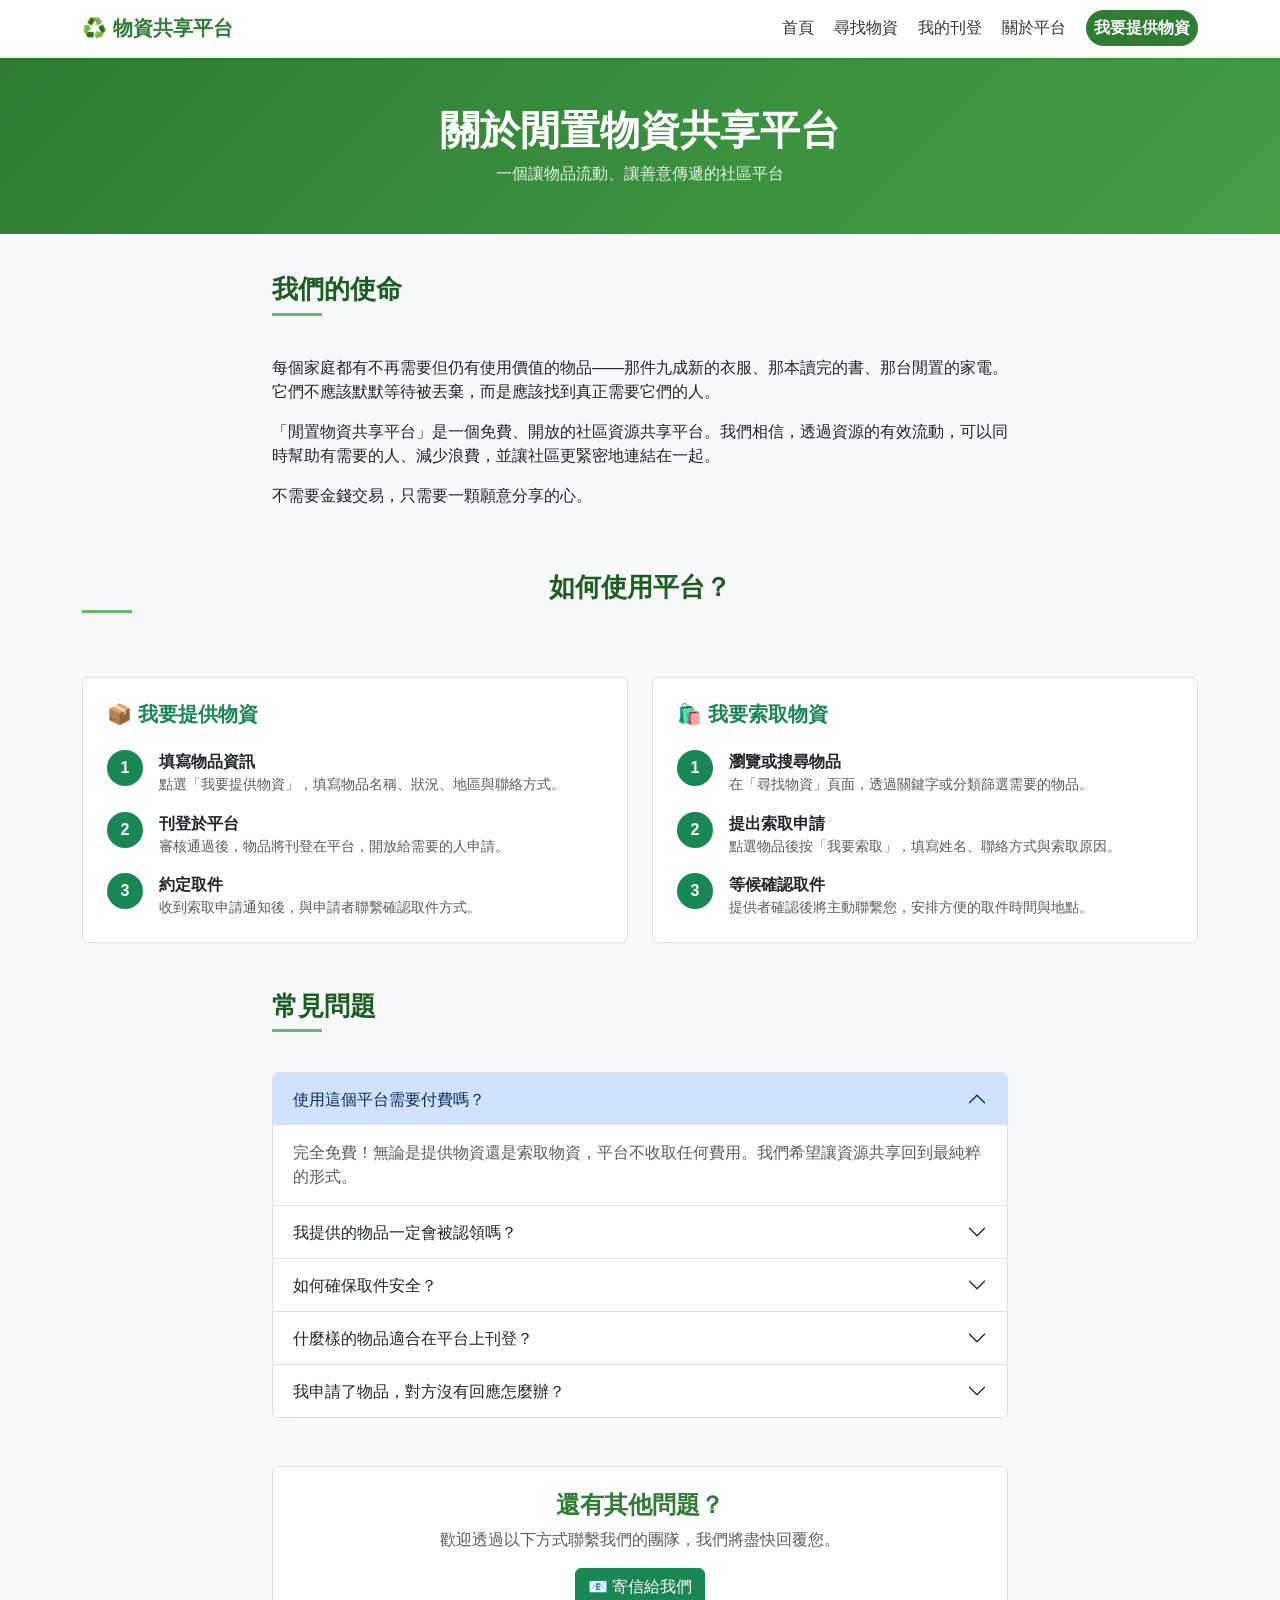
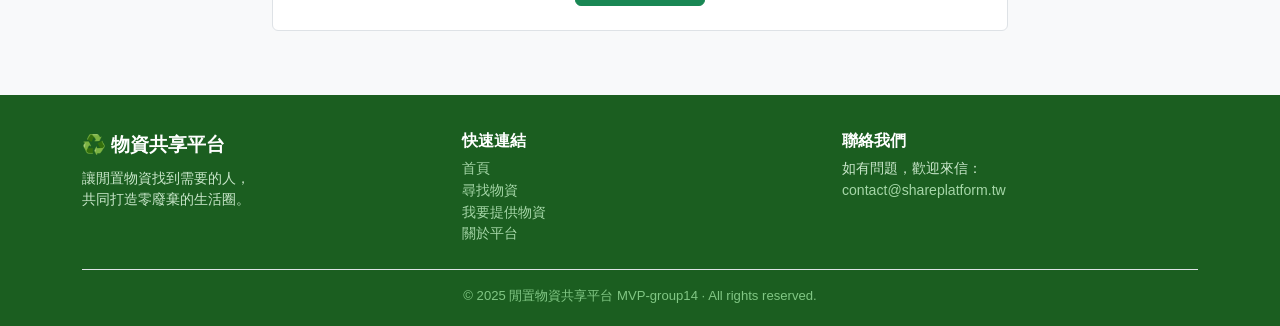
<file: about.html>
<!DOCTYPE html>
<html lang="zh-TW">
<head>
  <meta charset="UTF-8" />
  <meta name="viewport" content="width=device-width, initial-scale=1.0" />
  <title>關於平台 — 閒置物資共享平台</title>
  <link rel="stylesheet" href="https://cdn.jsdelivr.net/npm/bootstrap@5.3.0/dist/css/bootstrap.min.css" />
  <link rel="stylesheet" href="css/style.css" />
</head>
<body>

  <!-- 導覽列 -->
  <nav class="navbar navbar-expand-lg sticky-top shadow-sm">
    <div class="container">
      <a class="navbar-brand" href="index.html">♻️ 物資共享平台</a>
      <button class="navbar-toggler" type="button" data-bs-toggle="collapse" data-bs-target="#navbarMain">
        <span class="navbar-toggler-icon"></span>
      </button>
      <div class="collapse navbar-collapse" id="navbarMain">
        <ul class="navbar-nav ms-auto align-items-lg-center gap-lg-1">
          <li class="nav-item"><a class="nav-link" href="index.html">首頁</a></li>
          <li class="nav-item"><a class="nav-link" href="browse.html">尋找物資</a></li>
          <li class="nav-item"><a class="nav-link" href="my-listings.html">我的刊登</a></li>
          <li class="nav-item"><a class="nav-link" href="about.html">關於平台</a></li>
          <li class="nav-item ms-lg-2">
            <a class="nav-link btn-navbar-cta" href="donate.html">我要提供物資</a>
          </li>
        </ul>
      </div>
    </div>
  </nav>

  <!-- 頁面標題 -->
  <div style="background:linear-gradient(135deg,#2e7d32,#43a047);color:#fff;">
    <div class="container py-5 text-center">
      <h1 class="fw-bold">關於閒置物資共享平台</h1>
      <p class="mt-2 mb-0" style="opacity:0.9;">一個讓物品流動、讓善意傳遞的社區平台</p>
    </div>
  </div>

  <div class="page-content">
    <div class="container">

      <!-- 平台使命 -->
      <div class="row justify-content-center mb-5">
        <div class="col-lg-8">
          <h2 class="section-title">我們的使命</h2>
          <p>每個家庭都有不再需要但仍有使用價值的物品——那件九成新的衣服、那本讀完的書、那台閒置的家電。它們不應該默默等待被丟棄，而是應該找到真正需要它們的人。</p>
          <p>「閒置物資共享平台」是一個免費、開放的社區資源共享平台。我們相信，透過資源的有效流動，可以同時幫助有需要的人、減少浪費，並讓社區更緊密地連結在一起。</p>
          <p>不需要金錢交易，只需要一顆願意分享的心。</p>
        </div>
      </div>

      <!-- 使用流程 -->
      <div class="mb-5">
        <h2 class="section-title text-center" style="text-align:center !important;">如何使用平台？</h2>
        <div class="row g-4 mt-2">

          <!-- 提供流程 -->
          <div class="col-md-6">
            <div class="bg-white border rounded p-4 h-100">
              <h5 class="fw-bold text-success mb-4">📦 我要提供物資</h5>
              <div class="d-flex gap-3 mb-3">
                <div class="flex-shrink-0 rounded-circle bg-success text-white d-flex align-items-center justify-content-center fw-bold"
                     style="width:36px;height:36px;">1</div>
                <div>
                  <div class="fw-semibold">填寫物品資訊</div>
                  <div class="text-muted" style="font-size:0.88rem;">點選「我要提供物資」，填寫物品名稱、狀況、地區與聯絡方式。</div>
                </div>
              </div>
              <div class="d-flex gap-3 mb-3">
                <div class="flex-shrink-0 rounded-circle bg-success text-white d-flex align-items-center justify-content-center fw-bold"
                     style="width:36px;height:36px;">2</div>
                <div>
                  <div class="fw-semibold">刊登於平台</div>
                  <div class="text-muted" style="font-size:0.88rem;">審核通過後，物品將刊登在平台，開放給需要的人申請。</div>
                </div>
              </div>
              <div class="d-flex gap-3">
                <div class="flex-shrink-0 rounded-circle bg-success text-white d-flex align-items-center justify-content-center fw-bold"
                     style="width:36px;height:36px;">3</div>
                <div>
                  <div class="fw-semibold">約定取件</div>
                  <div class="text-muted" style="font-size:0.88rem;">收到索取申請通知後，與申請者聯繫確認取件方式。</div>
                </div>
              </div>
            </div>
          </div>

          <!-- 索取流程 -->
          <div class="col-md-6">
            <div class="bg-white border rounded p-4 h-100">
              <h5 class="fw-bold text-success mb-4">🛍️ 我要索取物資</h5>
              <div class="d-flex gap-3 mb-3">
                <div class="flex-shrink-0 rounded-circle bg-success text-white d-flex align-items-center justify-content-center fw-bold"
                     style="width:36px;height:36px;">1</div>
                <div>
                  <div class="fw-semibold">瀏覽或搜尋物品</div>
                  <div class="text-muted" style="font-size:0.88rem;">在「尋找物資」頁面，透過關鍵字或分類篩選需要的物品。</div>
                </div>
              </div>
              <div class="d-flex gap-3 mb-3">
                <div class="flex-shrink-0 rounded-circle bg-success text-white d-flex align-items-center justify-content-center fw-bold"
                     style="width:36px;height:36px;">2</div>
                <div>
                  <div class="fw-semibold">提出索取申請</div>
                  <div class="text-muted" style="font-size:0.88rem;">點選物品後按「我要索取」，填寫姓名、聯絡方式與索取原因。</div>
                </div>
              </div>
              <div class="d-flex gap-3">
                <div class="flex-shrink-0 rounded-circle bg-success text-white d-flex align-items-center justify-content-center fw-bold"
                     style="width:36px;height:36px;">3</div>
                <div>
                  <div class="fw-semibold">等候確認取件</div>
                  <div class="text-muted" style="font-size:0.88rem;">提供者確認後將主動聯繫您，安排方便的取件時間與地點。</div>
                </div>
              </div>
            </div>
          </div>
        </div>
      </div>

      <!-- FAQ -->
      <div class="row justify-content-center mb-5">
        <div class="col-lg-8">
          <h2 class="section-title">常見問題</h2>
          <div class="accordion" id="faqAccordion">

            <div class="accordion-item">
              <h2 class="accordion-header">
                <button class="accordion-button" type="button" data-bs-toggle="collapse" data-bs-target="#faq1">
                  使用這個平台需要付費嗎？
                </button>
              </h2>
              <div id="faq1" class="accordion-collapse collapse show" data-bs-parent="#faqAccordion">
                <div class="accordion-body text-muted">
                  完全免費！無論是提供物資還是索取物資，平台不收取任何費用。我們希望讓資源共享回到最純粹的形式。
                </div>
              </div>
            </div>

            <div class="accordion-item">
              <h2 class="accordion-header">
                <button class="accordion-button collapsed" type="button" data-bs-toggle="collapse" data-bs-target="#faq2">
                  我提供的物品一定會被認領嗎？
                </button>
              </h2>
              <div id="faq2" class="accordion-collapse collapse" data-bs-parent="#faqAccordion">
                <div class="accordion-body text-muted">
                  不一定，但物品資訊越詳細、圖片越清晰，被認領的機率就越高。如果長時間未被認領，您也可以主動聯繫我們協助推廣。
                </div>
              </div>
            </div>

            <div class="accordion-item">
              <h2 class="accordion-header">
                <button class="accordion-button collapsed" type="button" data-bs-toggle="collapse" data-bs-target="#faq3">
                  如何確保取件安全？
                </button>
              </h2>
              <div id="faq3" class="accordion-collapse collapse" data-bs-parent="#faqAccordion">
                <div class="accordion-body text-muted">
                  建議在公共場所進行交接，例如便利商店、捷運站出口等人多的地方。請勿輕易提供家庭住址給陌生人。平台目前為 MVP 階段，實際上線後將加入身分驗證機制以提升安全性。
                </div>
              </div>
            </div>

            <div class="accordion-item">
              <h2 class="accordion-header">
                <button class="accordion-button collapsed" type="button" data-bs-toggle="collapse" data-bs-target="#faq4">
                  什麼樣的物品適合在平台上刊登？
                </button>
              </h2>
              <div id="faq4" class="accordion-collapse collapse" data-bs-parent="#faqAccordion">
                <div class="accordion-body text-muted">
                  仍有使用功能的生活物品皆可，例如：家電、家具、書籍、衣物、嬰幼兒用品等。請確保物品乾淨、功能正常，並如實描述物品狀況。危險物品、食品、藥品等不適合在平台刊登。
                </div>
              </div>
            </div>

            <div class="accordion-item">
              <h2 class="accordion-header">
                <button class="accordion-button collapsed" type="button" data-bs-toggle="collapse" data-bs-target="#faq5">
                  我申請了物品，對方沒有回應怎麼辦？
                </button>
              </h2>
              <div id="faq5" class="accordion-collapse collapse" data-bs-parent="#faqAccordion">
                <div class="accordion-body text-muted">
                  請耐心等候 2-3 個工作天。若仍無回應，可嘗試重新提交申請或聯繫平台管理員協助。
                </div>
              </div>
            </div>

          </div>
        </div>
      </div>

      <!-- 聯絡我們 -->
      <div class="row justify-content-center pb-4">
        <div class="col-lg-8">
          <div class="bg-white border rounded p-4 text-center">
            <h4 class="fw-bold mb-2" style="color:#2e7d32;">還有其他問題？</h4>
            <p class="text-muted mb-3">歡迎透過以下方式聯繫我們的團隊，我們將盡快回覆您。</p>
            <a href="mailto:contact@shareplatform.tw" class="btn btn-success">📧 寄信給我們</a>
          </div>
        </div>
      </div>

    </div>
  </div>

  <!-- 頁尾 -->
  <footer>
    <div class="container">
      <div class="row">
        <div class="col-md-4 mb-3">
          <div class="footer-brand">♻️ 物資共享平台</div>
          <p class="mt-2" style="font-size:0.88rem;">讓閒置物資找到需要的人，<br>共同打造零廢棄的生活圈。</p>
        </div>
        <div class="col-md-4 mb-3">
          <h6 class="text-white fw-bold mb-2">快速連結</h6>
          <ul class="list-unstyled mb-0" style="font-size:0.9rem;">
            <li><a href="index.html">首頁</a></li>
            <li><a href="browse.html">尋找物資</a></li>
            <li><a href="donate.html">我要提供物資</a></li>
            <li><a href="about.html">關於平台</a></li>
          </ul>
        </div>
        <div class="col-md-4 mb-3">
          <h6 class="text-white fw-bold mb-2">聯絡我們</h6>
          <p style="font-size:0.88rem;">如有問題，歡迎來信：<br>
            <a href="mailto:contact@shareplatform.tw">contact@shareplatform.tw</a>
          </p>
        </div>
      </div>
      <div class="footer-copy text-center border-top pt-3 mt-2">
        © 2025 閒置物資共享平台 MVP-group14 · All rights reserved.
      </div>
    </div>
  </footer>

  <script src="https://cdn.jsdelivr.net/npm/bootstrap@5.3.0/dist/js/bootstrap.bundle.min.js"></script>
  <script src="js/items-data.js"></script>
  <script src="js/main.js"></script>
</body>
</html>
</file>
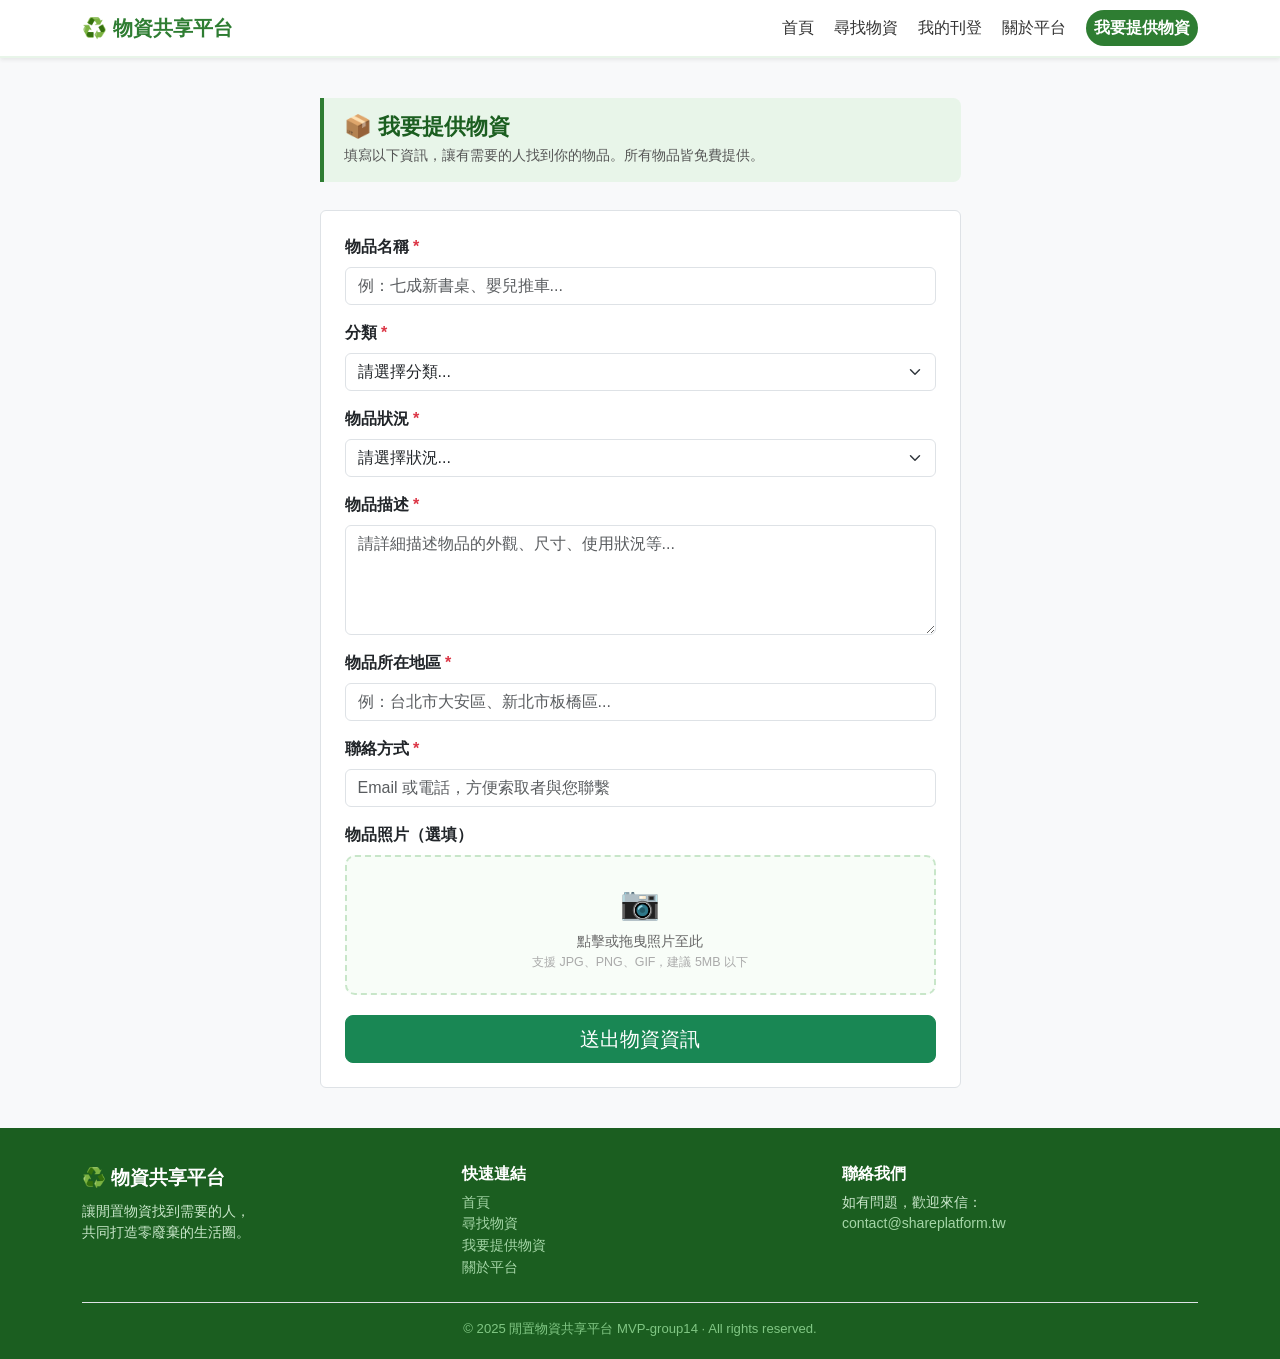
<file: donate.html>
<!DOCTYPE html>
<html lang="zh-TW">
<head>
  <meta charset="UTF-8" />
  <meta name="viewport" content="width=device-width, initial-scale=1.0" />
  <title>我要提供物資 — 閒置物資共享平台</title>
  <link rel="stylesheet" href="https://cdn.jsdelivr.net/npm/bootstrap@5.3.0/dist/css/bootstrap.min.css" />
  <link rel="stylesheet" href="css/style.css" />
</head>
<body>

  <!-- 導覽列 -->
  <nav class="navbar navbar-expand-lg sticky-top shadow-sm">
    <div class="container">
      <a class="navbar-brand" href="index.html">♻️ 物資共享平台</a>
      <button class="navbar-toggler" type="button" data-bs-toggle="collapse" data-bs-target="#navbarMain">
        <span class="navbar-toggler-icon"></span>
      </button>
      <div class="collapse navbar-collapse" id="navbarMain">
        <ul class="navbar-nav ms-auto align-items-lg-center gap-lg-1">
          <li class="nav-item"><a class="nav-link" href="index.html">首頁</a></li>
          <li class="nav-item"><a class="nav-link" href="browse.html">尋找物資</a></li>
          <li class="nav-item"><a class="nav-link" href="my-listings.html">我的刊登</a></li>
          <li class="nav-item"><a class="nav-link" href="about.html">關於平台</a></li>
          <li class="nav-item ms-lg-2">
            <a class="nav-link btn-navbar-cta" href="donate.html">我要提供物資</a>
          </li>
        </ul>
      </div>
    </div>
  </nav>

  <div class="page-content">
    <div class="container">
      <div class="row justify-content-center">
        <div class="col-lg-7 col-md-9">

          <div class="form-page-header">
            <h2>📦 我要提供物資</h2>
            <p>填寫以下資訊，讓有需要的人找到你的物品。所有物品皆免費提供。</p>
          </div>

          <!-- 成功訊息（送出後顯示） -->
          <div id="success-msg" class="alert alert-success d-none" role="alert">
            🎉 感謝您的提供！我們已收到您的物資資訊並刊登於平台。
          </div>

          <div class="bg-white rounded border p-4">
            <form id="donate-form" class="needs-validation" novalidate>

              <!-- 物品名稱 -->
              <div class="mb-3">
                <label for="item-title" class="form-label fw-semibold">物品名稱 <span class="text-danger">*</span></label>
                <input type="text" class="form-control" id="item-title" name="item_title"
                       placeholder="例：七成新書桌、嬰兒推車..." required />
                <div class="invalid-feedback">請填寫物品名稱。</div>
              </div>

              <!-- 分類 -->
              <div class="mb-3">
                <label for="item-category" class="form-label fw-semibold">分類 <span class="text-danger">*</span></label>
                <select class="form-select" id="item-category" name="item_category" required>
                  <option value="">請選擇分類...</option>
                  <option value="家電">家電</option>
                  <option value="家具">家具</option>
                  <option value="書籍">書籍</option>
                  <option value="衣物">衣物</option>
                  <option value="嬰幼兒用品">嬰幼兒用品</option>
                  <option value="其他">其他</option>
                </select>
                <div class="invalid-feedback">請選擇物品分類。</div>
              </div>

              <!-- 物品狀況 -->
              <div class="mb-3">
                <label for="item-condition" class="form-label fw-semibold">物品狀況 <span class="text-danger">*</span></label>
                <select class="form-select" id="item-condition" name="item_condition" required>
                  <option value="">請選擇狀況...</option>
                  <option value="全新">全新（未使用）</option>
                  <option value="九成新">九成新</option>
                  <option value="七成新">七成新</option>
                  <option value="五成新">五成新（功能正常）</option>
                  <option value="需修繕">需修繕</option>
                </select>
                <div class="invalid-feedback">請選擇物品狀況。</div>
              </div>

              <!-- 描述 -->
              <div class="mb-3">
                <label for="item-desc" class="form-label fw-semibold">物品描述 <span class="text-danger">*</span></label>
                <textarea class="form-control" id="item-desc" name="item_description" rows="4"
                          placeholder="請詳細描述物品的外觀、尺寸、使用狀況等..." required></textarea>
                <div class="invalid-feedback">請填寫物品描述。</div>
              </div>

              <!-- 地區 -->
              <div class="mb-3">
                <label for="item-location" class="form-label fw-semibold">物品所在地區 <span class="text-danger">*</span></label>
                <input type="text" class="form-control" id="item-location" name="item_location"
                       placeholder="例：台北市大安區、新北市板橋區..." required />
                <div class="invalid-feedback">請填寫物品所在地區。</div>
              </div>

              <!-- 聯絡方式 -->
              <div class="mb-3">
                <label for="item-contact" class="form-label fw-semibold">聯絡方式 <span class="text-danger">*</span></label>
                <input type="text" class="form-control" id="item-contact" name="contact"
                       placeholder="Email 或電話，方便索取者與您聯繫" required />
                <div class="invalid-feedback">請填寫聯絡方式。</div>
              </div>


              <!-- 照片上傳 -->
              <div class="mb-3">
                <label class="form-label fw-semibold">物品照片（選填）</label>
                <div class="upload-area" id="upload-area">
                  <input type="file" id="item-photo" accept="image/*" class="upload-input" />
                  <div class="upload-placeholder" id="upload-placeholder">
                    <div style="font-size:2rem;">📷</div>
                    <div class="mt-1" style="font-size:0.9rem;color:#666;">點擊或拖曳照片至此</div>
                    <div style="font-size:0.78rem;color:#aaa;">支援 JPG、PNG、GIF，建議 5MB 以下</div>
                  </div>
                  <img id="photo-preview" class="upload-preview d-none" alt="照片預覽" />
                </div>
                <div class="mt-1 d-flex justify-content-between align-items-center">
                  <span id="photo-filename" style="font-size:0.8rem;color:#666;"></span>
                  <button type="button" class="btn btn-outline-secondary btn-sm d-none" id="remove-photo-btn">✕ 移除照片</button>
                </div>
              </div>

              <div class="d-grid mt-3">
                <button type="submit" class="btn btn-success btn-lg">送出物資資訊</button>
              </div>

            </form>
          </div>

        </div>
      </div>
    </div>
  </div>

  <!-- 頁尾 -->
  <footer>
    <div class="container">
      <div class="row">
        <div class="col-md-4 mb-3">
          <div class="footer-brand">♻️ 物資共享平台</div>
          <p class="mt-2" style="font-size:0.88rem;">讓閒置物資找到需要的人，<br>共同打造零廢棄的生活圈。</p>
        </div>
        <div class="col-md-4 mb-3">
          <h6 class="text-white fw-bold mb-2">快速連結</h6>
          <ul class="list-unstyled mb-0" style="font-size:0.9rem;">
            <li><a href="index.html">首頁</a></li>
            <li><a href="browse.html">尋找物資</a></li>
            <li><a href="donate.html">我要提供物資</a></li>
            <li><a href="about.html">關於平台</a></li>
          </ul>
        </div>
        <div class="col-md-4 mb-3">
          <h6 class="text-white fw-bold mb-2">聯絡我們</h6>
          <p style="font-size:0.88rem;">如有問題，歡迎來信：<br>
            <a href="mailto:contact@shareplatform.tw">contact@shareplatform.tw</a>
          </p>
        </div>
      </div>
      <div class="footer-copy text-center border-top pt-3 mt-2">
        © 2025 閒置物資共享平台 MVP-group14 · All rights reserved.
      </div>
    </div>
  </footer>

  <script src="https://cdn.jsdelivr.net/npm/bootstrap@5.3.0/dist/js/bootstrap.bundle.min.js"></script>
  <script src="js/items-data.js"></script>
  <script src="js/main.js"></script>
  <script>
    let photoBase64 = '';

    // 照片上傳處理
    const photoInput = document.getElementById('item-photo');
    const uploadArea = document.getElementById('upload-area');
    const placeholder = document.getElementById('upload-placeholder');
    const preview = document.getElementById('photo-preview');
    const filenameEl = document.getElementById('photo-filename');
    const removeBtn = document.getElementById('remove-photo-btn');

    function loadPhoto(file) {
      if (!file || !file.type.startsWith('image/')) return;
      if (file.size > 5 * 1024 * 1024) {
        alert('照片檔案超過 5MB，請選擇較小的圖片。');
        return;
      }
      const reader = new FileReader();
      reader.onload = function (e) {
        photoBase64 = e.target.result;
        preview.src = photoBase64;
        preview.classList.remove('d-none');
        placeholder.classList.add('d-none');
        filenameEl.textContent = file.name;
        removeBtn.classList.remove('d-none');
      };
      reader.readAsDataURL(file);
    }

    photoInput.addEventListener('change', function () {
      if (this.files[0]) loadPhoto(this.files[0]);
    });

    // 拖曳上傳
    uploadArea.addEventListener('dragover', function (e) {
      e.preventDefault();
      uploadArea.classList.add('drag-over');
    });
    uploadArea.addEventListener('dragleave', function () {
      uploadArea.classList.remove('drag-over');
    });
    uploadArea.addEventListener('drop', function (e) {
      e.preventDefault();
      uploadArea.classList.remove('drag-over');
      if (e.dataTransfer.files[0]) loadPhoto(e.dataTransfer.files[0]);
    });

    // 移除照片
    removeBtn.addEventListener('click', function () {
      photoBase64 = '';
      photoInput.value = '';
      preview.src = '';
      preview.classList.add('d-none');
      placeholder.classList.remove('d-none');
      filenameEl.textContent = '';
      removeBtn.classList.add('d-none');
    });

    // 表單送出
    const form = document.getElementById('donate-form');
    form.addEventListener('submit', function (e) {
      e.preventDefault();
      if (!form.checkValidity()) {
        form.classList.add('was-validated');
        return;
      }

      const title = document.getElementById('item-title').value.trim();
      const newItem = {
        id: 'local_' + Date.now(),
        title: title,
        category: document.getElementById('item-category').value,
        condition: document.getElementById('item-condition').value,
        description: document.getElementById('item-desc').value.trim(),
        location: document.getElementById('item-location').value.trim(),
        contact: document.getElementById('item-contact').value.trim(),
        // 若有上傳照片使用 base64，否則用 placeholder
        image: photoBase64 || 'https://placehold.co/400x300/e8f5e9/2e7d32?text=' + encodeURIComponent(title),
        donor: '我',
        date: new Date().toISOString().slice(0, 10),
        status: 'available',
        source: 'local'
      };

      const existing = JSON.parse(localStorage.getItem('donated_items') || '[]');
      existing.push(newItem);
      localStorage.setItem('donated_items', JSON.stringify(existing));

      form.classList.add('d-none');
      document.getElementById('success-msg').classList.remove('d-none');
      window.scrollTo({ top: 0, behavior: 'smooth' });
    });
  </script>
</body>
</html>
</file>
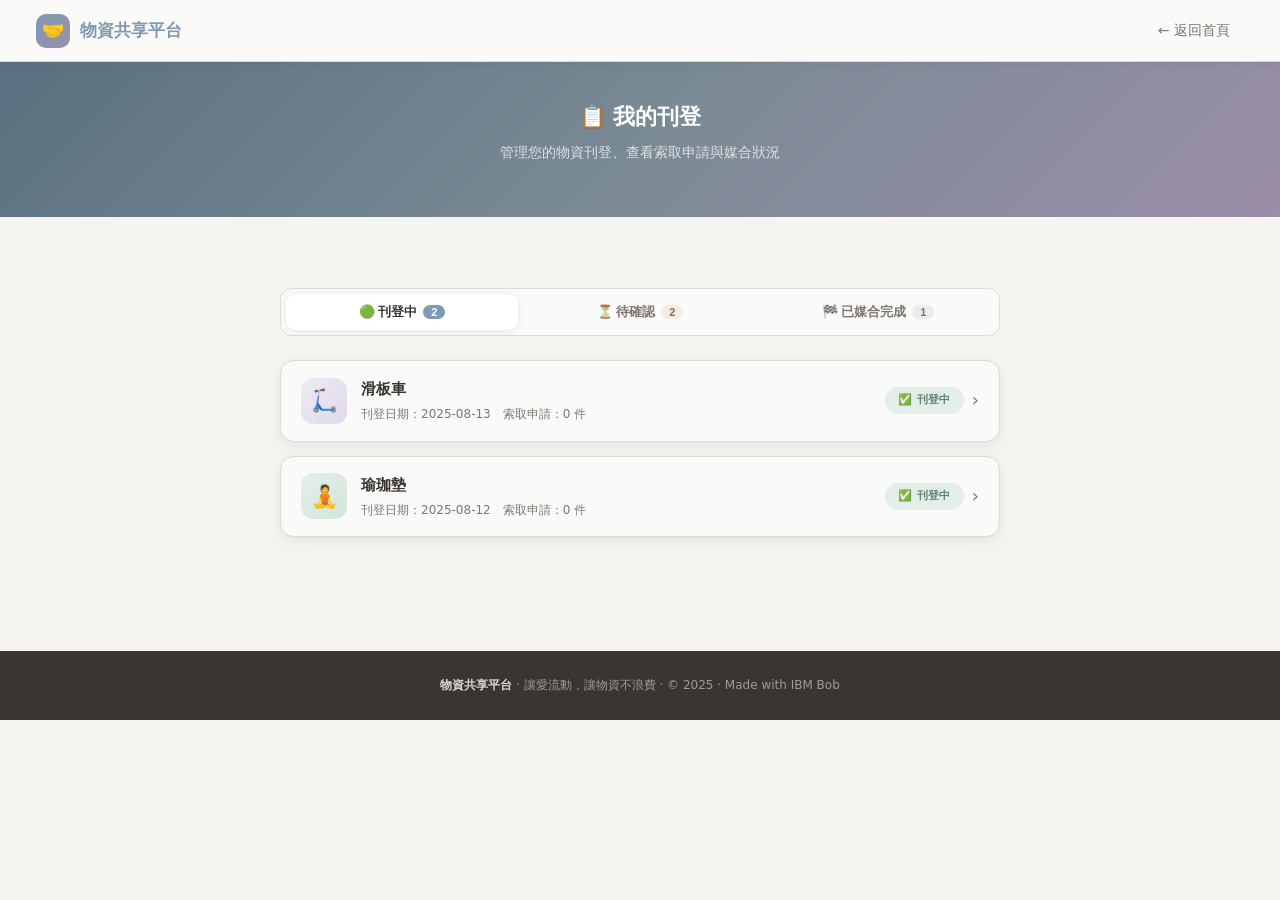
<file: my-listings.html>
<!DOCTYPE html>
<html lang="zh-TW">
<head>
<meta charset="UTF-8">
<meta name="viewport" content="width=device-width, initial-scale=1.0">
<title>我的刊登 — 物資共享平台</title>
<style>
  :root{
    --m-blue:#7e9bb5;--m-blue-l:#e8eef4;
    --m-purple:#9b8ea8;--m-purple-l:#eeebf2;
    --m-green:#84a898;--m-green-l:#e4eee9;
    --m-rose:#b8958a;--m-rose-l:#f2e9e7;
    --m-sand:#b8a98a;--m-sand-l:#f2ede3;
    --m-teal:#7aa3a0;--m-teal-l:#e3efee;
    --bg:#f5f4f1;--surface:#fafaf8;--border:#dedad4;
    --text:#3a3530;--muted:#7d7570;--radius:14px;
    --shadow:0 2px 8px rgba(58,53,48,.06),0 6px 20px rgba(58,53,48,.04);
  }
  *{box-sizing:border-box;margin:0;padding:0}
  body{font-family:-apple-system,"Segoe UI","Noto Sans TC",system-ui,sans-serif;font-size:15px;line-height:1.7;background:var(--bg);color:var(--text)}

  /* ── Header ── */
  header{background:rgba(250,250,248,.94);backdrop-filter:blur(14px);border-bottom:1px solid var(--border);padding:0 36px;display:flex;align-items:center;justify-content:space-between;height:62px;position:sticky;top:0;z-index:200;box-shadow:0 1px 10px rgba(58,53,48,.05)}
  .logo{display:flex;align-items:center;gap:10px;font-size:17px;font-weight:800;color:var(--m-blue);text-decoration:none}
  .logo-icon{width:34px;height:34px;background:linear-gradient(135deg,var(--m-blue),var(--m-purple));border-radius:10px;display:flex;align-items:center;justify-content:center;font-size:18px}
  .back-btn{display:inline-flex;align-items:center;gap:6px;color:var(--muted);text-decoration:none;font-size:14px;font-weight:500;padding:7px 14px;border-radius:8px;transition:background .15s,color .15s}
  .back-btn:hover{background:var(--m-blue-l);color:var(--m-blue)}

  /* ── Page hero ── */
  .page-hero{background:linear-gradient(135deg,#5a7080 0%,#7a8a94 50%,#9b8ea8 100%);padding:36px 24px 52px;text-align:center;position:relative;overflow:hidden}
  .page-hero h1{font-size:22px;font-weight:900;color:#fff;margin-bottom:6px}
  .page-hero p{font-size:14px;color:rgba(255,255,255,.75)}
  .wave{margin-top:-2px;line-height:0}.wave svg{display:block;width:100%}

  /* ── Container ── */
  .container{max-width:760px;margin:0 auto;padding:28px 20px 60px}

  /* ── Tabs ── */
  .tabs{display:flex;gap:6px;margin-bottom:24px;background:var(--surface);border:1.5px solid var(--border);border-radius:12px;padding:5px}
  .tab-btn{flex:1;padding:9px 12px;border:none;background:none;border-radius:9px;font-size:13px;font-weight:700;color:var(--muted);cursor:pointer;transition:all .15s;display:flex;align-items:center;justify-content:center;gap:6px}
  .tab-btn:hover{background:var(--bg);color:var(--text)}
  .tab-btn.active{background:#fff;color:var(--text);box-shadow:0 1px 6px rgba(58,53,48,.1)}
  .tab-badge{font-size:11px;background:var(--m-blue-l);color:var(--m-blue);border-radius:20px;padding:1px 8px;font-weight:800}
  .tab-btn.active .tab-badge{background:var(--m-blue);color:#fff}
  .tab-badge.yellow{background:var(--m-sand-l);color:#8a7240}
  .tab-btn.active .tab-badge.yellow{background:var(--m-sand);color:#fff}
  .tab-badge.gray{background:#eeecea;color:var(--muted)}
  .tab-btn.active .tab-badge.gray{background:#888;color:#fff}

  /* ── Tab panels ── */
  .tab-panel{display:none}.tab-panel.active{display:block}

  /* ── Listing card ── */
  .listing-card{background:var(--surface);border:1.5px solid var(--border);border-radius:var(--radius);margin-bottom:14px;box-shadow:var(--shadow);overflow:hidden;transition:box-shadow .2s,border-color .2s}
  .listing-card:hover{border-color:var(--m-blue);box-shadow:0 6px 20px rgba(126,155,181,.15)}
  .listing-card-header{padding:16px 20px;display:flex;align-items:center;gap:14px;cursor:pointer}
  .listing-icon{width:46px;height:46px;border-radius:12px;display:flex;align-items:center;justify-content:center;font-size:22px;flex-shrink:0}
  .i1{background:linear-gradient(135deg,var(--m-blue-l),#d2e2ee)}
  .i2{background:linear-gradient(135deg,var(--m-sand-l),#e8e0cc)}
  .i3{background:linear-gradient(135deg,var(--m-green-l),#d2e6da)}
  .i4{background:linear-gradient(135deg,var(--m-purple-l),#e0d8ec)}
  .listing-info{flex:1}
  .listing-name{font-weight:800;font-size:15px}
  .listing-meta{font-size:12px;color:var(--muted);margin-top:2px}
  .listing-right{display:flex;align-items:center;gap:8px;flex-shrink:0}
  .badge{font-size:11px;padding:4px 13px;border-radius:20px;font-weight:700;letter-spacing:.3px;white-space:nowrap}
  .badge-green{background:var(--m-green-l);color:#5a8272}
  .badge-yellow{background:var(--m-sand-l);color:#8a7240}
  .badge-gray{background:#eeecea;color:var(--muted)}
  .chevron{color:var(--muted);font-size:18px;transition:transform .2s}
  .listing-card.open .chevron{transform:rotate(90deg)}

  /* ── Requests panel ── */
  .req-panel{display:none;border-top:1px solid var(--border);padding:16px 20px 20px;background:var(--bg)}
  .listing-card.open .req-panel{display:block}
  .req-panel-title{font-size:11px;font-weight:800;color:var(--muted);letter-spacing:.5px;text-transform:uppercase;margin-bottom:12px}
  .req-card{background:#fff;border:1.5px solid var(--border);border-radius:11px;padding:14px 16px;margin-bottom:10px}
  .req-card:last-child{margin-bottom:0}
  .req-card-top{display:flex;align-items:center;justify-content:space-between;margin-bottom:8px}
  .req-card-name{font-weight:800;font-size:14px}
  .req-card-time{font-size:11px;color:var(--muted)}
  .req-card-row{font-size:12px;color:var(--muted);display:flex;align-items:flex-start;gap:6px;margin-top:4px}
  .req-card-row span{color:var(--text);font-weight:600}
  .req-card-actions{display:flex;gap:8px;margin-top:12px}
  .btn-accept{flex:1;background:linear-gradient(135deg,var(--m-green),var(--m-teal));color:#fff;border:none;padding:9px 14px;border-radius:9px;font-size:12px;font-weight:700;cursor:pointer;transition:opacity .15s}
  .btn-accept:hover{opacity:.85}
  .btn-decline{padding:9px 14px;border:1.5px solid var(--border);background:var(--surface);color:var(--muted);border-radius:9px;font-size:12px;font-weight:600;cursor:pointer;transition:background .15s}
  .btn-decline:hover{background:#f5eeee;border-color:#d9b0a8;color:var(--m-rose)}

  /* ── Done card ── */
  .done-card{background:#fff;border:1.5px solid #d8ecd6;border-radius:11px;padding:14px 16px;display:flex;align-items:flex-start;gap:12px}
  .done-icon{font-size:24px;margin-top:2px}
  .done-info{font-size:13px;flex:1}
  .done-info strong{color:var(--text)}
  .done-sub{font-size:11px;color:var(--muted);margin-top:3px}

  /* ── Empty state ── */
  .empty{text-align:center;padding:48px 20px;color:var(--muted)}
  .empty-icon{font-size:44px;margin-bottom:14px}
  .empty p{font-size:14px;margin-bottom:18px}
  .btn-add{display:inline-flex;align-items:center;gap:6px;background:linear-gradient(135deg,var(--m-blue),var(--m-purple));color:#fff;padding:10px 22px;border-radius:10px;font-size:13px;font-weight:700;text-decoration:none;transition:opacity .15s}
  .btn-add:hover{opacity:.88}

  footer{text-align:center;font-size:12px;color:rgba(255,255,255,.5);background:#3a3530;padding:24px;margin-top:40px}
  footer strong{color:rgba(255,255,255,.8)}
</style>
</head>
<body>

<header>
  <a class="logo" href="index.html"><div class="logo-icon">🤝</div>物資共享平台</a>
  <a class="back-btn" href="index.html">← 返回首頁</a>
</header>

<div class="page-hero">
  <h1>📋 我的刊登</h1>
  <p>管理您的物資刊登、查看索取申請與媒合狀況</p>
</div>
<div class="wave">
  <svg viewBox="0 0 1440 50" xmlns="http://www.w3.org/2000/svg" preserveAspectRatio="none">
    <path d="M0,25 C360,50 1080,0 1440,25 L1440,50 L0,50 Z" fill="#f5f4f1"/>
  </svg>
</div>

<div class="container">
  <!-- Tabs -->
  <div class="tabs">
    <button class="tab-btn active" onclick="switchTab('active',this)">
      🟢 刊登中 <span class="tab-badge" id="badge-active">2</span>
    </button>
    <button class="tab-btn" onclick="switchTab('pending',this)">
      ⏳ 待確認 <span class="tab-badge yellow" id="badge-pending">2</span>
    </button>
    <button class="tab-btn" onclick="switchTab('done',this)">
      🏁 已媒合完成 <span class="tab-badge gray" id="badge-done">1</span>
    </button>
  </div>

  <!-- ── 刊登中（無索取申請）── -->
  <div class="tab-panel active" id="panel-active">

    <div class="listing-card" id="card-scooter">
      <div class="listing-card-header" onclick="toggleCard('card-scooter')">
        <div class="listing-icon i4">🛴</div>
        <div class="listing-info">
          <div class="listing-name">滑板車</div>
          <div class="listing-meta">刊登日期：2025-08-13　索取申請：0 件</div>
        </div>
        <div class="listing-right">
          <span class="badge badge-green">✅ 刊登中</span>
          <span class="chevron">›</span>
        </div>
      </div>
      <div class="req-panel">
        <div class="req-panel-title">尚無索取申請</div>
        <div class="empty" style="padding:20px 0 4px">
          <div class="empty-icon">🔔</div>
          <p style="margin-bottom:0">目前尚無人提出索取，待有申請時會顯示在此處</p>
        </div>
      </div>
    </div>

    <div class="listing-card" id="card-yoga">
      <div class="listing-card-header" onclick="toggleCard('card-yoga')">
        <div class="listing-icon i3">🧘</div>
        <div class="listing-info">
          <div class="listing-name">瑜珈墊</div>
          <div class="listing-meta">刊登日期：2025-08-12　索取申請：0 件</div>
        </div>
        <div class="listing-right">
          <span class="badge badge-green">✅ 刊登中</span>
          <span class="chevron">›</span>
        </div>
      </div>
      <div class="req-panel">
        <div class="req-panel-title">尚無索取申請</div>
        <div class="empty" style="padding:20px 0 4px">
          <div class="empty-icon">🔔</div>
          <p style="margin-bottom:0">目前尚無人提出索取，待有申請時會顯示在此處</p>
        </div>
      </div>
    </div>

  </div>

  <!-- ── 待確認（有索取申請，尚未接受）── -->
  <div class="tab-panel" id="panel-pending">

    <div class="listing-card" id="card-bike">
      <div class="listing-card-header" onclick="toggleCard('card-bike')">
        <div class="listing-icon i1">🚲</div>
        <div class="listing-info">
          <div class="listing-name">二手腳踏車</div>
          <div class="listing-meta">刊登日期：2025-08-10　索取申請：3 件</div>
        </div>
        <div class="listing-right">
          <span class="badge badge-yellow">⏳ 待確認</span>
          <span class="chevron">›</span>
        </div>
      </div>
      <div class="req-panel">
        <div class="req-panel-title">索取申請（共 3 件）</div>
        <div class="req-card" id="req-1">
          <div class="req-card-top">
            <div class="req-card-name">👤 陳小明</div>
            <div class="req-card-time">2025-08-11 09:23</div>
          </div>
          <div class="req-card-row">📞 手機：<span>0912-345-678</span></div>
          <div class="req-card-row">📍 地址：<span>台北市大安區復興南路一段100號</span></div>
          <div class="req-card-row">💬 備註：<span>方便週末取件，謝謝！</span></div>
          <div class="req-card-actions">
            <button class="btn-accept" onclick="acceptReq('req-1','陳小明')">✅ 接受媒合</button>
            <button class="btn-decline" onclick="declineReq('req-1')">✕ 婉拒</button>
          </div>
        </div>
        <div class="req-card" id="req-2">
          <div class="req-card-top">
            <div class="req-card-name">👤 林佳慧</div>
            <div class="req-card-time">2025-08-11 14:07</div>
          </div>
          <div class="req-card-row">📞 手機：<span>0923-456-789</span></div>
          <div class="req-card-row">📍 地址：<span>新北市板橋區文化路二段50號</span></div>
          <div class="req-card-actions">
            <button class="btn-accept" onclick="acceptReq('req-2','林佳慧')">✅ 接受媒合</button>
            <button class="btn-decline" onclick="declineReq('req-2')">✕ 婉拒</button>
          </div>
        </div>
        <div class="req-card" id="req-3">
          <div class="req-card-top">
            <div class="req-card-name">👤 王大偉</div>
            <div class="req-card-time">2025-08-12 08:55</div>
          </div>
          <div class="req-card-row">📞 手機：<span>0934-567-890</span></div>
          <div class="req-card-row">📍 地址：<span>台北市信義區松仁路100號</span></div>
          <div class="req-card-row">💬 備註：<span>可以配合對方時間</span></div>
          <div class="req-card-actions">
            <button class="btn-accept" onclick="acceptReq('req-3','王大偉')">✅ 接受媒合</button>
            <button class="btn-decline" onclick="declineReq('req-3')">✕ 婉拒</button>
          </div>
        </div>
      </div>
    </div>

    <div class="listing-card" id="card-shelf">
      <div class="listing-card-header" onclick="toggleCard('card-shelf')">
        <div class="listing-icon i2">📦</div>
        <div class="listing-info">
          <div class="listing-name">木製書架</div>
          <div class="listing-meta">刊登日期：2025-08-05　索取申請：1 件</div>
        </div>
        <div class="listing-right">
          <span class="badge badge-yellow">⏳ 待確認</span>
          <span class="chevron">›</span>
        </div>
      </div>
      <div class="req-panel">
        <div class="req-panel-title">索取申請（共 1 件）</div>
        <div class="req-card" id="req-4">
          <div class="req-card-top">
            <div class="req-card-name">👤 張美玲</div>
            <div class="req-card-time">2025-08-06 16:40</div>
          </div>
          <div class="req-card-row">📞 手機：<span>0945-678-901</span></div>
          <div class="req-card-row">📍 地址：<span>桃園市中壢區中山路200號</span></div>
          <div class="req-card-row">💬 備註：<span>書架用來放孩子課本，非常需要，感謝！</span></div>
          <div class="req-card-actions">
            <button class="btn-accept" onclick="acceptReq('req-4','張美玲')">✅ 接受媒合</button>
            <button class="btn-decline" onclick="declineReq('req-4')">✕ 婉拒</button>
          </div>
        </div>
      </div>
    </div>

  </div>

  <!-- ── 已媒合完成 ── -->
  <div class="tab-panel" id="panel-done">

    <div class="listing-card" id="card-blocks">
      <div class="listing-card-header" onclick="toggleCard('card-blocks')">
        <div class="listing-icon i3">🧩</div>
        <div class="listing-info">
          <div class="listing-name">兒童積木組</div>
          <div class="listing-meta">刊登日期：2025-07-28　媒合完成：2025-07-29</div>
        </div>
        <div class="listing-right">
          <span class="badge badge-gray">🏁 已完成</span>
          <span class="chevron">›</span>
        </div>
      </div>
      <div class="req-panel">
        <div class="req-panel-title">媒合紀錄</div>
        <div class="done-card">
          <div class="done-icon">🎉</div>
          <div class="done-info">
            <strong>蘇小芸</strong> 已成功索取
            <div class="done-sub">📞 0956-789-012</div>
            <div class="done-sub">📍 台中市西屯區市政路300號</div>
            <div class="done-sub">📅 媒合時間：2025-07-29 10:15</div>
            <div class="done-sub">💬 寶寶一定很喜歡，感謝您的愛心！</div>
          </div>
        </div>
      </div>
    </div>

  </div>

</div>

<footer><strong>物資共享平台</strong> · 讓愛流動，讓物資不浪費 · © 2025 · Made with IBM Bob</footer>

<script>
function switchTab(name, btn){
  document.querySelectorAll('.tab-btn').forEach(b=>b.classList.remove('active'));
  document.querySelectorAll('.tab-panel').forEach(p=>p.classList.remove('active'));
  btn.classList.add('active');
  document.getElementById('panel-'+name).classList.add('active');
}

function toggleCard(id){
  const card = document.getElementById(id);
  card.classList.toggle('open');
}

function acceptReq(reqId, name){
  const card = document.getElementById(reqId);
  card.style.borderColor = '#84a898';
  card.style.background = '#edf5f0';
  card.querySelector('.req-card-actions').innerHTML =
    `<span style="font-size:13px;color:#5a8272;font-weight:700">🎉 已接受 ${name} 的索取申請！將盡快與對方聯繫。</span>`;
}

function declineReq(reqId){
  const card = document.getElementById(reqId);
  card.style.opacity = '0';
  card.style.transition = 'opacity .3s';
  setTimeout(()=>card.remove(), 300);
}
</script>
</body>
</html>
</file>
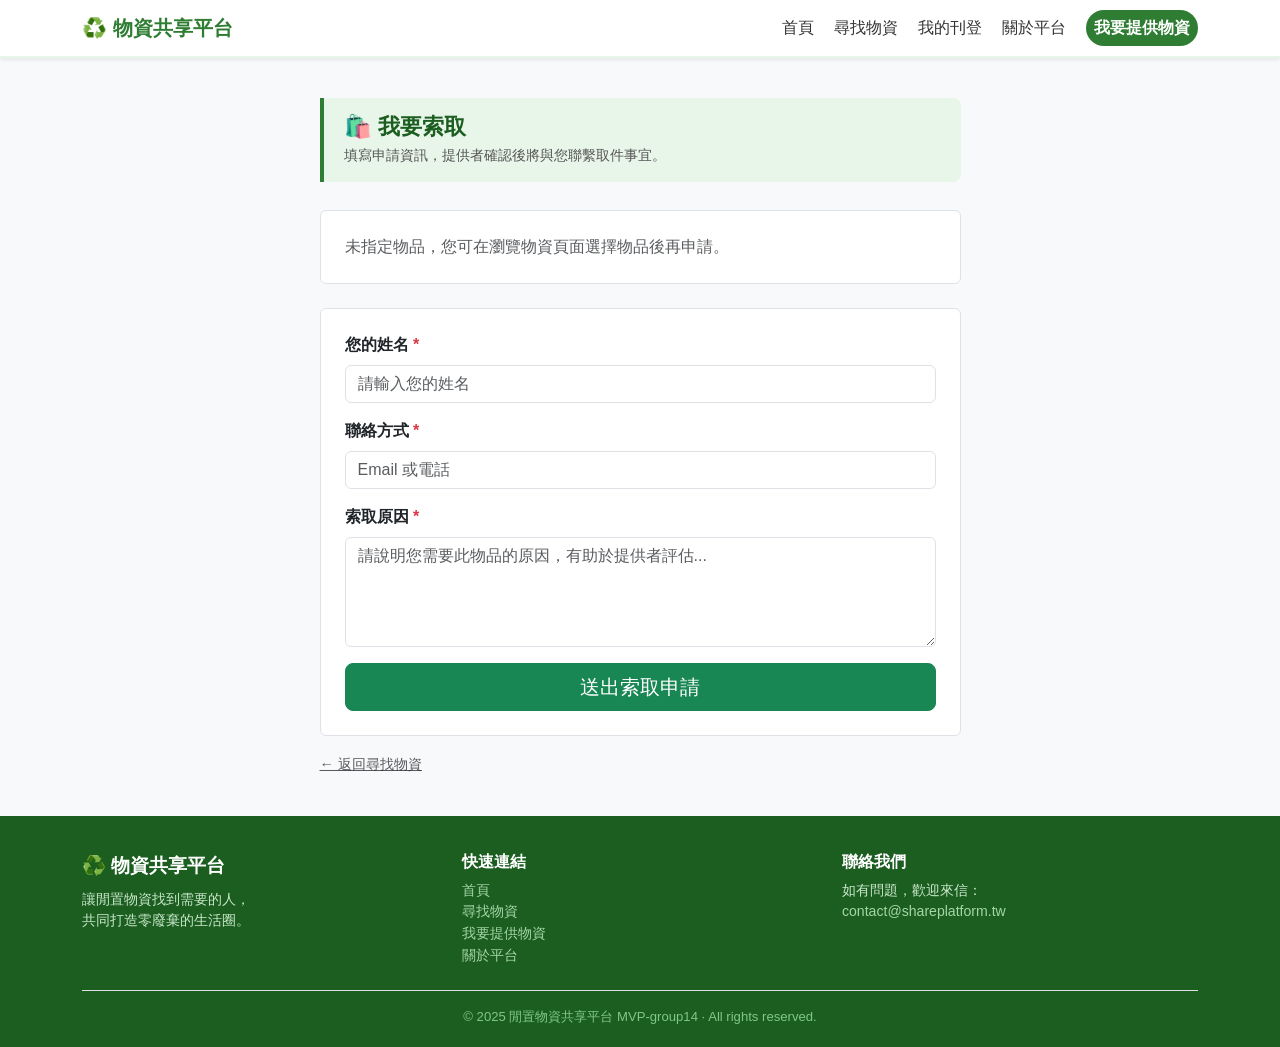
<file: request.html>
<!DOCTYPE html>
<html lang="zh-TW">
<head>
  <meta charset="UTF-8" />
  <meta name="viewport" content="width=device-width, initial-scale=1.0" />
  <title>我要索取 — 閒置物資共享平台</title>
  <link rel="stylesheet" href="https://cdn.jsdelivr.net/npm/bootstrap@5.3.0/dist/css/bootstrap.min.css" />
  <link rel="stylesheet" href="css/style.css" />
</head>
<body>

  <!-- 導覽列 -->
  <nav class="navbar navbar-expand-lg sticky-top shadow-sm">
    <div class="container">
      <a class="navbar-brand" href="index.html">♻️ 物資共享平台</a>
      <button class="navbar-toggler" type="button" data-bs-toggle="collapse" data-bs-target="#navbarMain">
        <span class="navbar-toggler-icon"></span>
      </button>
      <div class="collapse navbar-collapse" id="navbarMain">
        <ul class="navbar-nav ms-auto align-items-lg-center gap-lg-1">
          <li class="nav-item"><a class="nav-link" href="index.html">首頁</a></li>
          <li class="nav-item"><a class="nav-link" href="browse.html">尋找物資</a></li>
          <li class="nav-item"><a class="nav-link" href="my-listings.html">我的刊登</a></li>
          <li class="nav-item"><a class="nav-link" href="about.html">關於平台</a></li>
          <li class="nav-item ms-lg-2">
            <a class="nav-link btn-navbar-cta" href="donate.html">我要提供物資</a>
          </li>
        </ul>
      </div>
    </div>
  </nav>

  <div class="page-content">
    <div class="container">
      <div class="row justify-content-center">
        <div class="col-lg-7 col-md-9">

          <div class="form-page-header">
            <h2>🛍️ 我要索取</h2>
            <p>填寫申請資訊，提供者確認後將與您聯繫取件事宜。</p>
          </div>

          <!-- 欲索取物品資訊 -->
          <div class="bg-white rounded border p-4 mb-4" id="item-info-box">
            <div class="text-muted" style="font-size:0.9rem;">載入物品資訊中...</div>
          </div>

          <!-- 申請表單 -->
          <div class="bg-white rounded border p-4">
            <form id="request-form" class="needs-validation" novalidate>

              <input type="hidden" name="item_id" id="hidden-item-id" />
              <input type="hidden" name="item_title" id="hidden-item-title" />

              <!-- 姓名 -->
              <div class="mb-3">
                <label for="req-name" class="form-label fw-semibold">您的姓名 <span class="text-danger">*</span></label>
                <input type="text" class="form-control" id="req-name" name="applicant_name"
                       placeholder="請輸入您的姓名" required />
                <div class="invalid-feedback">請填寫姓名。</div>
              </div>

              <!-- 聯絡方式 -->
              <div class="mb-3">
                <label for="req-contact" class="form-label fw-semibold">聯絡方式 <span class="text-danger">*</span></label>
                <input type="text" class="form-control" id="req-contact" name="contact"
                       placeholder="Email 或電話" required />
                <div class="invalid-feedback">請填寫聯絡方式。</div>
              </div>

              <!-- 索取原因 -->
              <div class="mb-3">
                <label for="req-reason" class="form-label fw-semibold">索取原因 <span class="text-danger">*</span></label>
                <textarea class="form-control" id="req-reason" name="reason" rows="4"
                          placeholder="請說明您需要此物品的原因，有助於提供者評估..." required></textarea>
                <div class="invalid-feedback">請填寫索取原因。</div>
              </div>

              <div class="d-grid mt-3">
                <button type="submit" class="btn btn-success btn-lg">送出索取申請</button>
              </div>

            </form>
          </div>

          <div class="mt-3">
            <a href="browse.html" class="text-muted" style="font-size:0.9rem;">← 返回尋找物資</a>
          </div>

        </div>
      </div>
    </div>
  </div>

  <!-- 頁尾 -->
  <footer>
    <div class="container">
      <div class="row">
        <div class="col-md-4 mb-3">
          <div class="footer-brand">♻️ 物資共享平台</div>
          <p class="mt-2" style="font-size:0.88rem;">讓閒置物資找到需要的人，<br>共同打造零廢棄的生活圈。</p>
        </div>
        <div class="col-md-4 mb-3">
          <h6 class="text-white fw-bold mb-2">快速連結</h6>
          <ul class="list-unstyled mb-0" style="font-size:0.9rem;">
            <li><a href="index.html">首頁</a></li>
            <li><a href="browse.html">尋找物資</a></li>
            <li><a href="donate.html">我要提供物資</a></li>
            <li><a href="about.html">關於平台</a></li>
          </ul>
        </div>
        <div class="col-md-4 mb-3">
          <h6 class="text-white fw-bold mb-2">聯絡我們</h6>
          <p style="font-size:0.88rem;">如有問題，歡迎來信：<br>
            <a href="mailto:contact@shareplatform.tw">contact@shareplatform.tw</a>
          </p>
        </div>
      </div>
      <div class="footer-copy text-center border-top pt-3 mt-2">
        © 2025 閒置物資共享平台 MVP-group14 · All rights reserved.
      </div>
    </div>
  </footer>

  <script src="https://cdn.jsdelivr.net/npm/bootstrap@5.3.0/dist/js/bootstrap.bundle.min.js"></script>
  <script src="js/items-data.js"></script>
  <script src="js/main.js"></script>
  <script>
    // 讀取 URL ?id= → 從 JSON 或 localStorage 找物品
    const params = new URLSearchParams(window.location.search);
    const itemId = params.get('id');
    const infoBox = document.getElementById('item-info-box');

    function showItemInfo(item) {
      document.getElementById('hidden-item-id').value = item.id;
      document.getElementById('hidden-item-title').value = item.title;
      infoBox.innerHTML = `
        <div class="d-flex gap-3 align-items-center">
          <img src="${item.image}" alt="${item.title}"
               style="width:80px;height:60px;object-fit:cover;border-radius:6px;border:1px solid #eee;" />
          <div>
            <div class="fw-bold">${item.title}</div>
            <div style="font-size:0.85rem;color:#666;">分類：${item.category} ／ 地區：${item.location}</div>
            <span class="item-category-badge mt-1 d-inline-block">${item.category}</span>
          </div>
        </div>`;
    }

    if (itemId) {
      // 先查 localStorage，再查內建資料
      const localItems = JSON.parse(localStorage.getItem('donated_items') || '[]');
      const allItems = [...localItems, ...ITEMS_DATA];
      const item = allItems.find(i => i.id == itemId);
      if (item) {
        showItemInfo(item);
      } else {
        infoBox.innerHTML = '<div class="text-danger">找不到指定物品，請返回重新選擇。</div>';
      }
    } else {
      infoBox.innerHTML = '<div class="text-muted">未指定物品，您可在瀏覽物資頁面選擇物品後再申請。</div>';
    }

    // 表單送出：儲存至 localStorage
    const form = document.getElementById('request-form');
    form.addEventListener('submit', function (e) {
      e.preventDefault();
      if (!form.checkValidity()) {
        form.classList.add('was-validated');
        return;
      }

      const log = {
        id: 'req_' + Date.now(),
        item_id: document.getElementById('hidden-item-id').value,
        item_title: document.getElementById('hidden-item-title').value,
        name: document.getElementById('req-name').value.trim(),
        contact: document.getElementById('req-contact').value.trim(),
        reason: document.getElementById('req-reason').value.trim(),
        date: new Date().toISOString().slice(0, 10)
      };

      const existing = JSON.parse(localStorage.getItem('request_logs') || '[]');
      existing.push(log);
      localStorage.setItem('request_logs', JSON.stringify(existing));

      // 顯示成功提示後跳回瀏覽頁
      form.classList.add('d-none');
      const successDiv = document.createElement('div');
      successDiv.className = 'alert alert-success mt-3';
      successDiv.innerHTML = '✅ 索取申請已送出！我們已記錄您的申請，請等候提供者聯繫。<br><a href="browse.html" class="btn btn-success btn-sm mt-2">← 繼續瀏覽物資</a>';
      form.parentNode.insertBefore(successDiv, form);
      window.scrollTo({ top: 0, behavior: 'smooth' });
    });
  </script>
</body>
</html>
</file>
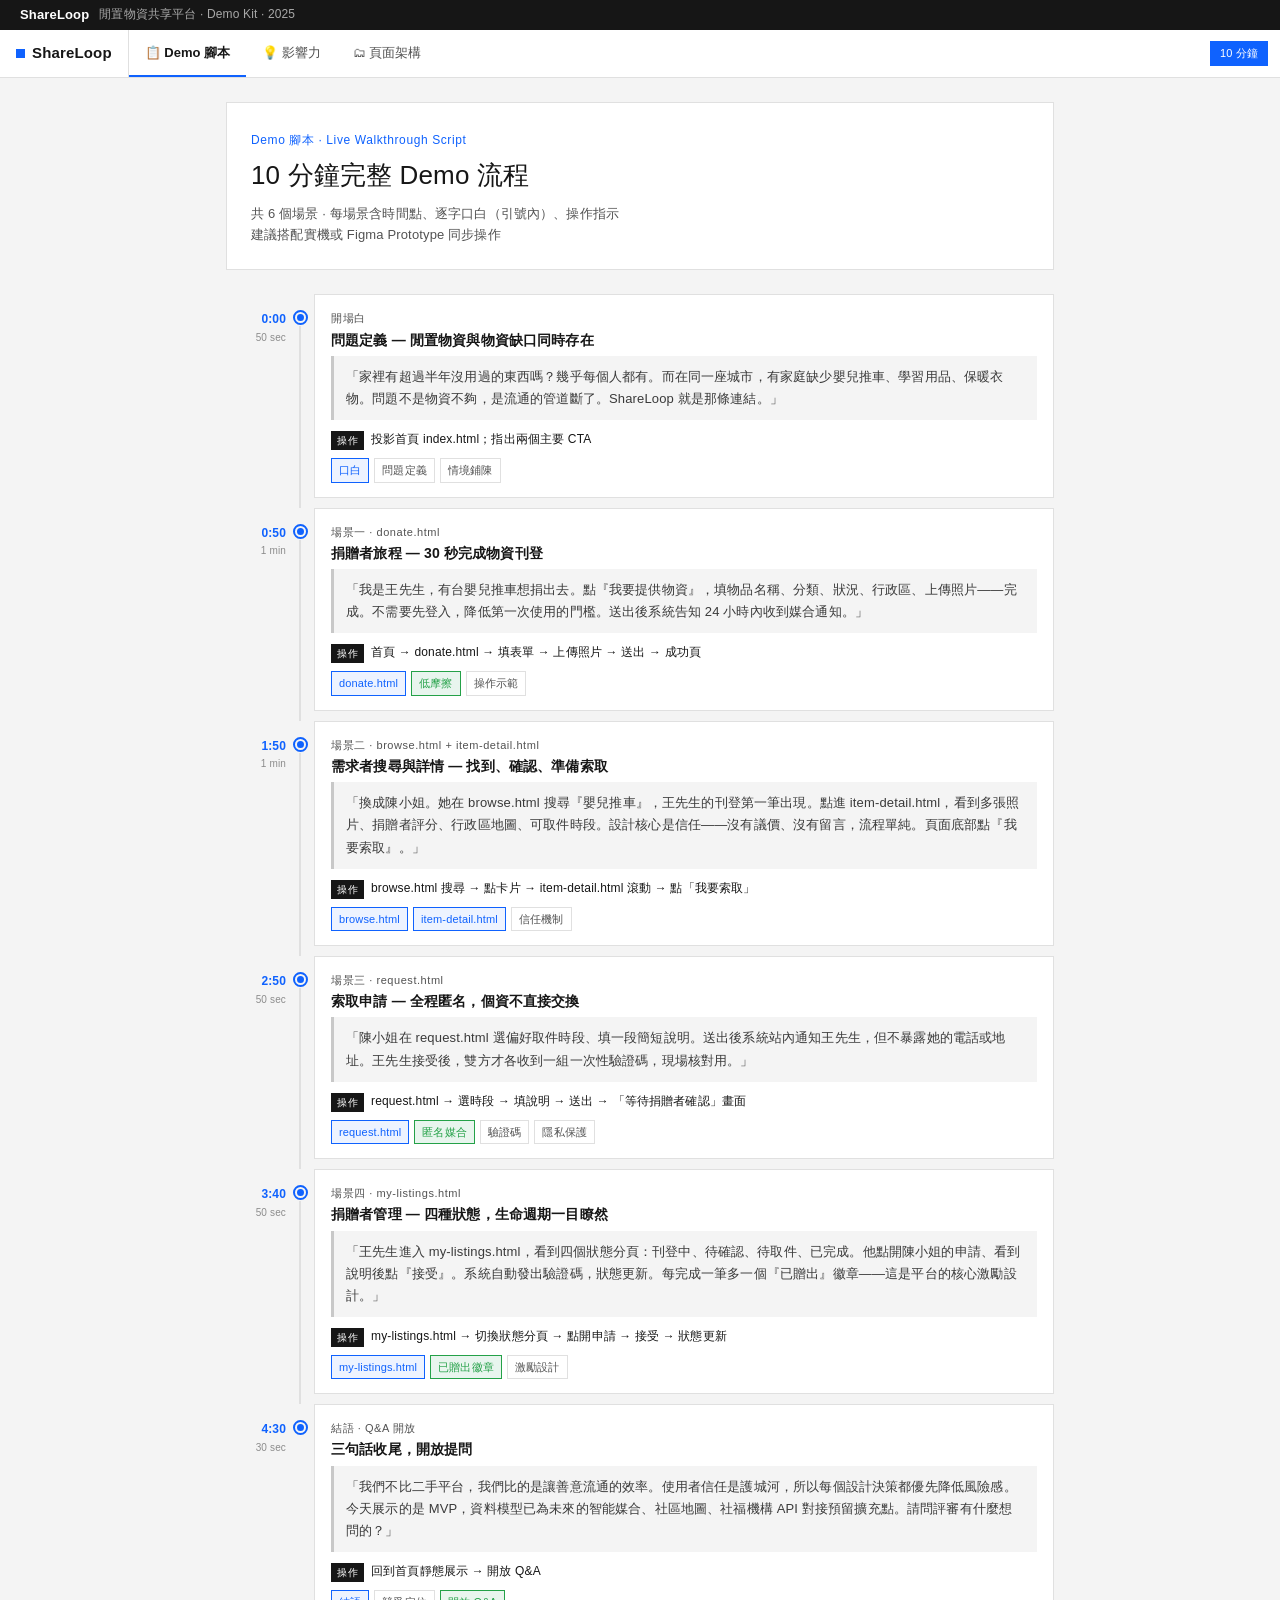
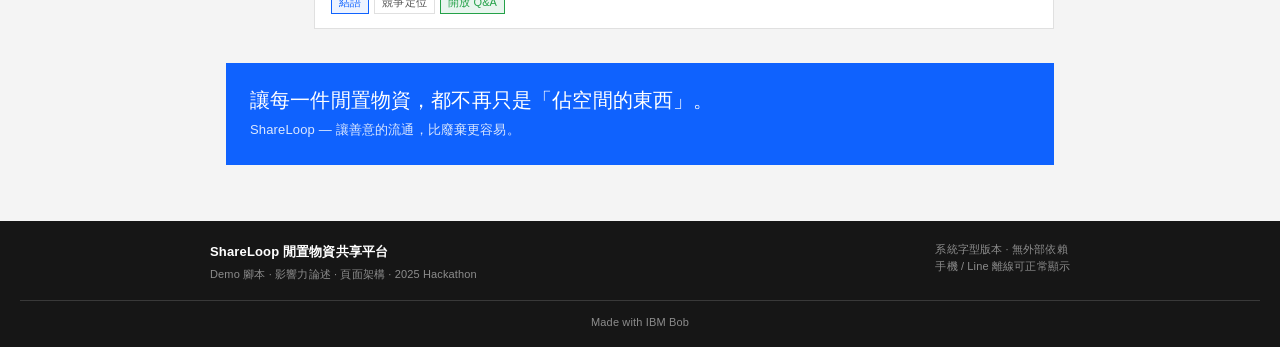
<file: 專題/Andrew-簡報/shareloop-demo-final.html>
<!DOCTYPE html>
<html lang="zh-TW">
<head>
<meta charset="UTF-8">
<meta name="viewport" content="width=device-width, initial-scale=1.0, maximum-scale=1.0">
<title>ShareLoop — Demo Kit 10分鐘腳本</title>
<style>
/* 完全使用系統字型，不依賴任何外部資源，手機離線可用 */
* { box-sizing: border-box; margin: 0; padding: 0; }
body {
  font-family: -apple-system, 'Segoe UI', 'PingFang TC', 'Noto Sans TC', sans-serif;
  background: #f4f4f4;
  color: #161616;
  font-size: 15px;
  line-height: 1.65;
  letter-spacing: 0.01em;
}

/* ── TOP BAR ── */
.topbar {
  background: #161616;
  color: #a8a8a8;
  font-size: 12px;
  padding: 0 20px;
  height: 30px;
  display: flex;
  align-items: center;
  gap: 10px;
}
.topbar strong { color: #fff; font-size: 13px; }

/* ── NAV ── */
.nav {
  background: #fff;
  border-bottom: 1px solid #e0e0e0;
  padding: 0;
  display: flex;
  align-items: stretch;
  height: 48px;
  position: sticky;
  top: 0;
  z-index: 50;
  overflow-x: auto;
}
.nav-logo {
  font-size: 15px;
  font-weight: 700;
  color: #161616;
  display: flex;
  align-items: center;
  gap: 7px;
  padding: 0 16px;
  white-space: nowrap;
  border-right: 1px solid #e0e0e0;
  flex-shrink: 0;
}
.nav-dot { width: 9px; height: 9px; background: #0f62fe; display: inline-block; flex-shrink: 0; }
.tab-btn {
  height: 48px;
  padding: 0 16px;
  border: none;
  background: none;
  font-size: 13px;
  font-family: inherit;
  cursor: pointer;
  color: #525252;
  border-bottom: 3px solid transparent;
  white-space: nowrap;
  flex-shrink: 0;
}
.tab-btn.active { color: #161616; border-bottom-color: #0f62fe; font-weight: 600; }
.nav-badge {
  margin-left: auto;
  background: #0f62fe;
  color: #fff;
  font-size: 11px;
  padding: 3px 10px;
  white-space: nowrap;
  align-self: center;
  margin-right: 12px;
  flex-shrink: 0;
}

/* ── LAYOUT ── */
.page { max-width: 860px; margin: 0 auto; padding: 24px 16px 56px; }
.section { display: none; }
.section.active { display: block; }

/* ── HERO STRIP ── */
.hero-strip {
  background: #fff;
  border: 1px solid #e0e0e0;
  padding: 28px 24px 24px;
  margin-bottom: 24px;
}
.hero-strip .ey { font-size: 12px; color: #0f62fe; letter-spacing: 0.05em; margin-bottom: 8px; }
.hero-strip h1 { font-size: 26px; font-weight: 300; line-height: 1.3; color: #161616; margin-bottom: 10px; }
.hero-strip p { font-size: 13px; color: #525252; }

/* ── CHAPTER HEAD ── */
.ch {
  display: flex;
  align-items: center;
  gap: 10px;
  margin: 32px 0 16px;
  padding-bottom: 10px;
  border-bottom: 2px solid #161616;
}
.ch-num { background: #0f62fe; color: #fff; font-size: 11px; font-weight: 700; padding: 3px 8px; letter-spacing: 0.05em; }
.ch-title { font-size: 18px; font-weight: 600; color: #161616; }
.ch-sub { font-size: 12px; color: #525252; margin-left: auto; white-space: nowrap; }

/* ── TIMELINE ── */
.tl { display: flex; flex-direction: column; }
.tr { display: grid; grid-template-columns: 60px 4px 1fr; gap: 0 12px; }
.tr:last-child .tl-line { visibility: hidden; }
.tt { padding-top: 16px; text-align: right; }
.tt .min { font-size: 12px; font-weight: 700; color: #0f62fe; }
.tt .dur { font-size: 10px; color: #8c8c8c; }
.ts { display: flex; flex-direction: column; align-items: center; }
.td {
  width: 11px; height: 11px;
  border-radius: 50%;
  background: #0f62fe;
  border: 2px solid #f4f4f4;
  outline: 2px solid #0f62fe;
  margin-top: 18px;
  flex-shrink: 0;
}
.tl-line { width: 2px; background: #e0e0e0; flex: 1; margin-top: 3px; min-height: 12px; }
.tc {
  background: #fff;
  border: 1px solid #e0e0e0;
  padding: 14px 16px;
  margin-bottom: 10px;
}
.tc-scene { font-size: 11px; color: #525252; letter-spacing: 0.05em; margin-bottom: 3px; }
.tc-title { font-size: 14px; font-weight: 700; color: #161616; margin-bottom: 6px; line-height: 1.4; }
.tc-script {
  font-size: 13px;
  color: #3a3a3a;
  line-height: 1.7;
  margin-bottom: 10px;
  background: #f4f4f4;
  padding: 10px 12px;
  border-left: 3px solid #c8c8c8;
}
.tc-ops {
  font-size: 12px;
  color: #161616;
  display: flex;
  align-items: flex-start;
  gap: 7px;
  line-height: 1.5;
}
.tc-lbl {
  background: #161616;
  color: #fff;
  font-size: 10px;
  padding: 2px 6px;
  letter-spacing: 0.05em;
  flex-shrink: 0;
  margin-top: 1px;
}
.tags { display: flex; flex-wrap: wrap; gap: 5px; margin-top: 8px; }
.tag { font-size: 11px; padding: 2px 7px; border: 1px solid #e0e0e0; color: #525252; }
.tb { border-color: #0f62fe; color: #0f62fe; background: #edf3ff; }
.tg { border-color: #24a148; color: #24a148; background: #e8f5ee; }

/* ── KPI ROW ── */
.kr { display: grid; grid-template-columns: repeat(3, 1fr); gap: 0; border: 1px solid #e0e0e0; margin-bottom: 20px; }
.kk { background: #fff; padding: 20px 16px; border-right: 1px solid #e0e0e0; }
.kk:last-child { border-right: none; }
.kk .n { font-size: 28px; font-weight: 300; color: #0f62fe; line-height: 1.15; margin-bottom: 5px; }
.kk .d { font-size: 12px; color: #525252; line-height: 1.4; }
.kk .s { font-size: 10px; color: #8c8c8c; margin-top: 3px; }

/* ── QUOTE ── */
.qt { background: #fff; border: 1px solid #e0e0e0; padding: 20px 24px; margin-bottom: 20px; }
.qt blockquote { font-size: 15px; font-weight: 300; color: #161616; line-height: 1.6; border-left: 3px solid #0f62fe; padding-left: 14px; margin-bottom: 6px; }
.qt cite { font-size: 11px; color: #8c8c8c; font-style: normal; }

/* ── DIM GRID ── */
.dg { display: grid; grid-template-columns: 1fr 1fr; gap: 0; border: 1px solid #e0e0e0; margin-bottom: 20px; }
.dm { background: #fff; padding: 18px; border-right: 1px solid #e0e0e0; border-bottom: 1px solid #e0e0e0; }
.dm:nth-child(2n) { border-right: none; }
.dm:nth-last-child(-n+2) { border-bottom: none; }
.dm-ic { font-size: 18px; margin-bottom: 7px; }
.dm h3 { font-size: 13px; font-weight: 700; color: #161616; margin-bottom: 5px; }
.dm p { font-size: 12px; color: #525252; line-height: 1.6; }
.dm-tag { display: inline-block; font-size: 10px; background: #edf3ff; border: 1px solid #0f62fe; color: #0f62fe; padding: 1px 6px; margin-top: 6px; }

/* ── SDG ROW ── */
.sdg-r { display: flex; flex-wrap: wrap; gap: 6px; margin-bottom: 20px; }
.sdg { display: flex; align-items: center; gap: 5px; border: 1px solid #e0e0e0; background: #fff; padding: 5px 10px; font-size: 12px; color: #161616; }
.sdg-n { background: #0f62fe; color: #fff; font-size: 10px; font-weight: 700; padding: 1px 5px; }

/* ── KPI GOAL ── */
.kg { display: grid; grid-template-columns: repeat(3, 1fr); gap: 0; border: 1px solid #e0e0e0; margin-bottom: 20px; }
.kgc { background: #f4f4f4; padding: 18px; border-right: 1px solid #e0e0e0; }
.kgc:last-child { border-right: none; }
.kgc .n { font-size: 22px; font-weight: 300; color: #0f62fe; margin-bottom: 4px; }
.kgc .l { font-size: 12px; color: #525252; }
.kgc .nt { font-size: 10px; color: #8c8c8c; margin-top: 3px; }

/* ── TABLES ── */
.fw { background: #fff; border: 1px solid #e0e0e0; overflow-x: auto; margin-bottom: 20px; -webkit-overflow-scrolling: touch; }
table { width: 100%; border-collapse: collapse; min-width: 520px; }
thead th { background: #161616; color: #fff; font-size: 11px; font-weight: 700; letter-spacing: 0.05em; padding: 9px 12px; text-align: left; border-right: 1px solid #393939; }
thead th:last-child { border-right: none; }
tbody td { font-size: 12px; color: #161616; padding: 10px 12px; border-right: 1px solid #e0e0e0; border-bottom: 1px solid #e0e0e0; vertical-align: top; line-height: 1.5; }
tbody td:last-child { border-right: none; }
tbody tr:last-child td { border-bottom: none; }
tbody tr:nth-child(even) td { background: #fafafa; }
.chip { display: inline-block; font-size: 10px; padding: 2px 6px; color: #fff; margin-right: 3px; }
.cb { background: #0f62fe; }
.cg { background: #24a148; }
.cy { background: #c07f00; }
.cgr { background: #525252; }

/* ── PAGE CARDS ── */
.pgd { display: grid; grid-template-columns: 1fr 1fr; gap: 0; border: 1px solid #e0e0e0; margin-bottom: 20px; }
.pgc { background: #fff; padding: 18px; border-right: 1px solid #e0e0e0; border-bottom: 1px solid #e0e0e0; }
.pgc:nth-child(2n) { border-right: none; }
.pgc:nth-last-child(-n+2) { border-bottom: none; }
.pgc .pn { font-size: 10px; font-weight: 700; color: #fff; padding: 2px 6px; display: inline-block; margin-bottom: 7px; }
.pgc .pt { font-size: 13px; font-weight: 700; color: #161616; margin-bottom: 3px; }
.pgc .pr { font-size: 10px; color: #8c8c8c; margin-bottom: 6px; }
.pgc ul { list-style: none; }
.pgc li { font-size: 12px; color: #525252; padding: 2px 0 2px 10px; position: relative; line-height: 1.5; }
.pgc li::before { content: '—'; position: absolute; left: 0; color: #0f62fe; }

/* ── CTA ── */
.cta { background: #0f62fe; padding: 24px 24px; margin-top: 24px; }
.cta h2 { font-size: 20px; font-weight: 400; color: #fff; margin-bottom: 6px; line-height: 1.3; }
.cta p { font-size: 13px; color: rgba(255,255,255,0.85); }

/* ── FOOTER ── */
footer { background: #161616; padding: 20px 20px 16px; }
.fi { max-width: 860px; margin: 0 auto; display: flex; justify-content: space-between; flex-wrap: wrap; gap: 10px; }
.fb { font-size: 13px; color: #fff; font-weight: 600; }
.fm { font-size: 11px; color: #8c8c8c; line-height: 1.6; }
.mw { text-align: center; font-size: 11px; color: #8c8c8c; border-top: 1px solid #393939; margin-top: 16px; padding-top: 12px; }

/* ── MOBILE ── */
@media (max-width: 600px) {
  .kr, .dg, .kg, .pgd { grid-template-columns: 1fr; }
  .kk, .dm, .kgc, .pgc { border-right: none !important; border-bottom: 1px solid #e0e0e0 !important; }
  .pgd .pgc:last-child, .dg .dm:last-child { border-bottom: none !important; }
  .tr { grid-template-columns: 52px 4px 1fr; gap: 0 8px; }
  .hero-strip h1 { font-size: 22px; }
  .ch-sub { display: none; }
}
</style>
</head>
<body>

<div class="topbar"><strong>ShareLoop</strong><span>閒置物資共享平台 · Demo Kit · 2025</span></div>

<nav class="nav">
  <div class="nav-logo"><span class="nav-dot"></span>ShareLoop</div>
  <button class="tab-btn active" onclick="show('demo',this)">📋 Demo 腳本</button>
  <button class="tab-btn" onclick="show('impact',this)">💡 影響力</button>
  <button class="tab-btn" onclick="show('flow',this)">🗂 頁面架構</button>
  <span class="nav-badge">10 分鐘</span>
</nav>

<div class="page">

<!-- ══════════ SECTION 1: DEMO ══════════ -->
<div id="demo" class="section active">

  <div class="hero-strip">
    <div class="ey">Demo 腳本 · Live Walkthrough Script</div>
    <h1>10 分鐘完整 Demo 流程</h1>
    <p>共 6 個場景 · 每場景含時間點、逐字口白（引號內）、操作指示<br>建議搭配實機或 Figma Prototype 同步操作</p>
  </div>

  <div class="tl">

    <div class="tr">
      <div class="tt"><div class="min">0:00</div><div class="dur">50 sec</div></div>
      <div class="ts"><div class="td"></div><div class="tl-line"></div></div>
      <div class="tc">
        <div class="tc-scene">開場白</div>
        <div class="tc-title">問題定義 — 閒置物資與物資缺口同時存在</div>
        <div class="tc-script">「家裡有超過半年沒用過的東西嗎？幾乎每個人都有。而在同一座城市，有家庭缺少嬰兒推車、學習用品、保暖衣物。問題不是物資不夠，是流通的管道斷了。ShareLoop 就是那條連結。」</div>
        <div class="tc-ops"><span class="tc-lbl">操作</span>投影首頁 index.html；指出兩個主要 CTA</div>
        <div class="tags"><span class="tag tb">口白</span><span class="tag">問題定義</span><span class="tag">情境鋪陳</span></div>
      </div>
    </div>

    <div class="tr">
      <div class="tt"><div class="min">0:50</div><div class="dur">1 min</div></div>
      <div class="ts"><div class="td"></div><div class="tl-line"></div></div>
      <div class="tc">
        <div class="tc-scene">場景一 · donate.html</div>
        <div class="tc-title">捐贈者旅程 — 30 秒完成物資刊登</div>
        <div class="tc-script">「我是王先生，有台嬰兒推車想捐出去。點『我要提供物資』，填物品名稱、分類、狀況、行政區、上傳照片——完成。不需要先登入，降低第一次使用的門檻。送出後系統告知 24 小時內收到媒合通知。」</div>
        <div class="tc-ops"><span class="tc-lbl">操作</span>首頁 → donate.html → 填表單 → 上傳照片 → 送出 → 成功頁</div>
        <div class="tags"><span class="tag tb">donate.html</span><span class="tag tg">低摩擦</span><span class="tag">操作示範</span></div>
      </div>
    </div>

    <div class="tr">
      <div class="tt"><div class="min">1:50</div><div class="dur">1 min</div></div>
      <div class="ts"><div class="td"></div><div class="tl-line"></div></div>
      <div class="tc">
        <div class="tc-scene">場景二 · browse.html + item-detail.html</div>
        <div class="tc-title">需求者搜尋與詳情 — 找到、確認、準備索取</div>
        <div class="tc-script">「換成陳小姐。她在 browse.html 搜尋『嬰兒推車』，王先生的刊登第一筆出現。點進 item-detail.html，看到多張照片、捐贈者評分、行政區地圖、可取件時段。設計核心是信任——沒有議價、沒有留言，流程單純。頁面底部點『我要索取』。」</div>
        <div class="tc-ops"><span class="tc-lbl">操作</span>browse.html 搜尋 → 點卡片 → item-detail.html 滾動 → 點「我要索取」</div>
        <div class="tags"><span class="tag tb">browse.html</span><span class="tag tb">item-detail.html</span><span class="tag">信任機制</span></div>
      </div>
    </div>

    <div class="tr">
      <div class="tt"><div class="min">2:50</div><div class="dur">50 sec</div></div>
      <div class="ts"><div class="td"></div><div class="tl-line"></div></div>
      <div class="tc">
        <div class="tc-scene">場景三 · request.html</div>
        <div class="tc-title">索取申請 — 全程匿名，個資不直接交換</div>
        <div class="tc-script">「陳小姐在 request.html 選偏好取件時段、填一段簡短說明。送出後系統站內通知王先生，但不暴露她的電話或地址。王先生接受後，雙方才各收到一組一次性驗證碼，現場核對用。」</div>
        <div class="tc-ops"><span class="tc-lbl">操作</span>request.html → 選時段 → 填說明 → 送出 → 「等待捐贈者確認」畫面</div>
        <div class="tags"><span class="tag tb">request.html</span><span class="tag tg">匿名媒合</span><span class="tag">驗證碼</span><span class="tag">隱私保護</span></div>
      </div>
    </div>

    <div class="tr">
      <div class="tt"><div class="min">3:40</div><div class="dur">50 sec</div></div>
      <div class="ts"><div class="td"></div><div class="tl-line"></div></div>
      <div class="tc">
        <div class="tc-scene">場景四 · my-listings.html</div>
        <div class="tc-title">捐贈者管理 — 四種狀態，生命週期一目瞭然</div>
        <div class="tc-script">「王先生進入 my-listings.html，看到四個狀態分頁：刊登中、待確認、待取件、已完成。他點開陳小姐的申請、看到說明後點『接受』。系統自動發出驗證碼，狀態更新。每完成一筆多一個『已贈出』徽章——這是平台的核心激勵設計。」</div>
        <div class="tc-ops"><span class="tc-lbl">操作</span>my-listings.html → 切換狀態分頁 → 點開申請 → 接受 → 狀態更新</div>
        <div class="tags"><span class="tag tb">my-listings.html</span><span class="tag tg">已贈出徽章</span><span class="tag">激勵設計</span></div>
      </div>
    </div>

    <div class="tr">
      <div class="tt"><div class="min">4:30</div><div class="dur">30 sec</div></div>
      <div class="ts"><div class="td"></div><div class="tl-line"></div></div>
      <div class="tc">
        <div class="tc-scene">結語 · Q&amp;A 開放</div>
        <div class="tc-title">三句話收尾，開放提問</div>
        <div class="tc-script">「我們不比二手平台，我們比的是讓善意流通的效率。使用者信任是護城河，所以每個設計決策都優先降低風險感。今天展示的是 MVP，資料模型已為未來的智能媒合、社區地圖、社福機構 API 對接預留擴充點。請問評審有什麼想問的？」</div>
        <div class="tc-ops"><span class="tc-lbl">操作</span>回到首頁靜態展示 → 開放 Q&amp;A</div>
        <div class="tags"><span class="tag tb">結語</span><span class="tag">競爭定位</span><span class="tag tg">開放 Q&amp;A</span></div>
      </div>
    </div>

  </div><!-- /tl -->

  <div class="cta">
    <h2>讓每一件閒置物資，都不再只是「佔空間的東西」。</h2>
    <p>ShareLoop — 讓善意的流通，比廢棄更容易。</p>
  </div>
</div>

<!-- ══════════ SECTION 2: IMPACT ══════════ -->
<div id="impact" class="section">

  <div class="hero-strip">
    <div class="ey">影響力論述 · Impact Thesis</div>
    <h1>為什麼這件事值得做？</h1>
    <p>ShareLoop 在環境、社會、經濟、社區四個維度上同時產生可量化的正向外部性。</p>
  </div>

  <div class="ch"><span class="ch-num">問題規模</span><span class="ch-title">台灣每年的閒置浪費</span></div>
  <div class="kr">
    <div class="kk"><div class="n">80%</div><div class="d">家庭閒置物品從未再被使用，直接進入廢棄流程</div><div class="s">Ellen MacArthur Foundation, 2023</div></div>
    <div class="kk"><div class="n">1/3</div><div class="d">弱勢家庭有基本物資缺口，卻缺乏管道取得捐贈品</div><div class="s">衛福部資源調查, 2022</div></div>
    <div class="kk"><div class="n">NT$420億</div><div class="d">估計每年被廢棄但仍具使用價值的物資總價值</div><div class="s">試算：主計處家庭收支調查</div></div>
  </div>

  <div class="qt">
    <blockquote>「最好的循環經濟，不是複雜的系統工程；而是讓一個有多的人，能一鍵找到一個有需要的人。」</blockquote>
    <cite>ShareLoop 設計哲學 · 核心價值主張</cite>
  </div>

  <div class="ch"><span class="ch-num">四維度</span><span class="ch-title">環境 · 社會 · 經濟 · 社區</span></div>
  <div class="dg">
    <div class="dm"><div class="dm-ic">♻️</div><h3>環境：減少廢棄物與碳排放</h3><p>每一件被媒合的物品，就是一件不進入垃圾焚化爐的廢棄物。每 1,000 件媒合可減少約 2.3 噸固體廢棄物，以及約 4–8 噸 CO₂e 的排放。</p><span class="dm-tag">SDG 12 · 負責任消費與生產</span></div>
    <div class="dm"><div class="dm-ic">🤝</div><h3>社會：消弭物資取得的不平等</h3><p>低收入家庭、新移民、單親家長缺乏取得二手資源的管道。ShareLoop 以零成本降低門檻，讓有需要的人直接對接鄰居。</p><span class="dm-tag">SDG 10 · 減少不平等</span></div>
    <div class="dm"><div class="dm-ic">💰</div><h3>經濟：釋放沉睡資產的流通價值</h3><p>一個月 100 件媒合、每件平均節省 NT$800，每月為社區釋放超過 NT$8 萬的實質經濟價值。</p><span class="dm-tag">SDG 8 · 就業與經濟成長</span></div>
    <div class="dm"><div class="dm-ic">🏘️</div><h3>社區：建立鄰里信任的連結資本</h3><p>每一次成功媒合，都在建立捐贈者與索取者之間的信任關係，並強化社區互助文化。</p><span class="dm-tag">SDG 17 · 夥伴關係</span></div>
  </div>

  <div class="ch"><span class="ch-num">SDGs</span><span class="ch-title">對應七項聯合國永續發展目標</span></div>
  <div class="sdg-r">
    <div class="sdg"><span class="sdg-n">SDG 1</span> 消除貧窮</div>
    <div class="sdg"><span class="sdg-n">SDG 8</span> 就業與經濟成長</div>
    <div class="sdg"><span class="sdg-n">SDG 10</span> 減少不平等</div>
    <div class="sdg"><span class="sdg-n">SDG 11</span> 永續城鄉</div>
    <div class="sdg"><span class="sdg-n">SDG 12</span> 負責任消費與生產</div>
    <div class="sdg"><span class="sdg-n">SDG 13</span> 氣候行動</div>
    <div class="sdg"><span class="sdg-n">SDG 17</span> 夥伴關係</div>
  </div>

  <div class="ch"><span class="ch-num">KPI</span><span class="ch-title">第一年量化目標</span></div>
  <div class="kg">
    <div class="kgc"><div class="n">1,000+</div><div class="l">媒合成功件數</div><div class="nt">每件 = 一件物品不進廢棄流程</div></div>
    <div class="kgc"><div class="n">2.3 噸</div><div class="l">年減廢棄固體物重量</div><div class="nt">媒合件數 × 平均物品重量</div></div>
    <div class="kgc"><div class="n">500+</div><div class="l">服務到的弱勢家庭數</div><div class="nt">索取者自願填寫家庭背景</div></div>
  </div>
</div>

<!-- ══════════ SECTION 3: FLOW ══════════ -->
<div id="flow" class="section">

  <div class="hero-strip">
    <div class="ey">頁面架構 · Page Flow &amp; Feature Map</div>
    <h1>6 個頁面，覆蓋完整使用者旅程</h1>
    <p>每個頁面的核心功能、目標使用者、Demo 對應時間點。</p>
  </div>

  <div class="ch"><span class="ch-num">場景對應</span><span class="ch-title">各頁面在 10 分鐘內的位置</span></div>
  <div class="fw">
    <table>
      <thead><tr><th>頁面</th><th>角色</th><th>核心功能</th><th>場景</th><th>時間</th></tr></thead>
      <tbody>
        <tr><td><span class="chip cgr">index</span>首頁</td><td>所有用戶</td><td>平台入口、雙向 CTA、最新刊登卡片</td><td>開場 + 場景一</td><td>0:00 / 1:00</td></tr>
        <tr><td><span class="chip cb">donate</span>提供物資</td><td>捐贈者</td><td>刊登表單、照片上傳、無強制登入</td><td>場景二</td><td>2:00</td></tr>
        <tr><td><span class="chip cb">browse</span>尋找物資</td><td>需求者</td><td>關鍵字搜尋、分類 + 地區篩選</td><td>場景三</td><td>3:30</td></tr>
        <tr><td><span class="chip cy">item-detail</span>物品詳情</td><td>需求者</td><td>多圖、評分記錄、地圖、索取 CTA</td><td>場景四</td><td>4:30</td></tr>
        <tr><td><span class="chip cy">request</span>我要索取</td><td>需求者</td><td>時段偏好、站內匿名通知、驗證碼</td><td>場景五</td><td>5:30</td></tr>
        <tr><td><span class="chip cb">my-listings</span>我的刊登</td><td>捐贈者</td><td>四狀態分頁、接受申請、驗證碼核對</td><td>場景六 + 七</td><td>6:30 / 7:30</td></tr>
        <tr><td><span class="chip cg">about</span>關於平台</td><td>所有 / 評審</td><td>社會使命、即時 KPI、SDG 對應</td><td>場景八</td><td>8:15</td></tr>
      </tbody>
    </table>
  </div>

  <div class="ch"><span class="ch-num">功能地圖</span><span class="ch-title">每頁的設計重點</span></div>
  <div class="pgd">
    <div class="pgc"><span class="pn" style="background:#525252;">index.html</span><div class="pt">首頁</div><div class="pr">所有訪客 · 第一次接觸點</div><ul><li>兩個雙向 CTA，無登入牆</li><li>最新刊登物品卡片</li><li>平台使命文案 + 導覽列</li></ul></div>
    <div class="pgc"><span class="pn" style="background:#0f62fe;">donate.html</span><div class="pt">我要提供物資</div><div class="pr">捐贈者 · 刊登流程</div><ul><li>物品名稱、分類下拉</li><li>狀況描述、行政區、偏好時段</li><li>照片上傳（1–3 張）</li><li>個人資料選填（刊登後引導）</li></ul></div>
    <div class="pgc"><span class="pn" style="background:#0f62fe;">browse.html</span><div class="pt">尋找物資</div><div class="pr">需求者 · 搜尋與發現</div><ul><li>關鍵字搜尋欄</li><li>分類篩選（育兒 / 生活 / 家電…）</li><li>地區篩選（行政區多選）</li><li>物品卡片：縮圖、狀況、距離</li></ul></div>
    <div class="pgc"><span class="pn" style="background:#c07f00;">item-detail.html</span><div class="pt">物品詳情</div><div class="pr">需求者 · 評估與決策</div><ul><li>多圖輪播（左右切換）</li><li>捐贈者評分 + 歷史捐贈記錄</li><li>取件地點大略地圖（行政區）</li><li>主要 CTA：「我要索取」</li></ul></div>
    <div class="pgc"><span class="pn" style="background:#c07f00;">request.html</span><div class="pt">我要索取</div><div class="pr">需求者 · 申請媒合</div><ul><li>偏好取件時段（三選一）</li><li>自我介紹與說明（選填）</li><li>站內通知捐贈者，不暴露個資</li><li>接受後雙方各收一次性驗證碼</li></ul></div>
    <div class="pgc"><span class="pn" style="background:#0f62fe;">my-listings.html</span><div class="pt">我的刊登</div><div class="pr">捐贈者 · 管理與追蹤</div><ul><li>四狀態分頁：刊登中 / 待確認 / 待取件 / 已完成</li><li>接受 / 婉拒申請</li><li>驗證碼輸入確認移交</li><li>已贈出徽章累積（激勵機制）</li></ul></div>
  </div>

  <div class="ch"><span class="ch-num">旅程摘要</span><span class="ch-title">兩條主線旅程</span></div>
  <div class="fw">
    <table>
      <thead><tr><th>角色</th><th>步驟 1</th><th>步驟 2</th><th>步驟 3</th><th>步驟 4</th><th>步驟 5</th></tr></thead>
      <tbody>
        <tr><td><strong>捐贈者</strong><br>王先生</td><td>首頁</td><td>填寫刊登</td><td>收到申請通知</td><td>接受申請</td><td>驗證碼移交 ✓</td></tr>
        <tr><td><strong>需求者</strong><br>陳小姐</td><td>首頁</td><td>搜尋物品</td><td>查看詳情</td><td>送出申請</td><td>出示驗證碼取件 ✓</td></tr>
      </tbody>
    </table>
  </div>

  <div class="cta">
    <h2>讓每一件閒置物資，都不再只是「佔空間的東西」。</h2>
    <p>ShareLoop — 讓善意的流通，比廢棄更容易。</p>
  </div>
</div>

</div><!-- /page -->

<footer>
  <div class="fi">
    <div><div class="fb">ShareLoop 閒置物資共享平台</div><div class="fm" style="margin-top:4px;">Demo 腳本 · 影響力論述 · 頁面架構 · 2025 Hackathon</div></div>
    <div class="fm">系統字型版本 · 無外部依賴<br>手機 / Line 離線可正常顯示</div>
  </div>
  <div class="mw">Made with IBM Bob</div>
</footer>

<script>
function show(id,btn){
  document.querySelectorAll('.section').forEach(function(s){s.classList.remove('active');});
  document.querySelectorAll('.tab-btn').forEach(function(b){b.classList.remove('active');});
  document.getElementById(id).classList.add('active');
  btn.classList.add('active');
  window.scrollTo({top:0,behavior:'smooth'});
}
</script>
</body>
</html>
</file>
<file: css/style.css>
/* ============================
   閒置物資共享平台 — 自訂樣式
   ============================ */

:root {
  --brand-primary: #2e7d32;
  --brand-primary-dark: #1b5e20;
  --brand-accent: #66bb6a;
  --brand-light: #e8f5e9;
  --text-muted-custom: #6c757d;
}

/* --- 全域 --- */
body {
  font-family: "Noto Sans TC", "Microsoft JhengHei", sans-serif;
  background-color: #f8f9fa;
  color: #212529;
}

/* --- 導覽列 --- */
.navbar-brand {
  font-weight: 700;
  font-size: 1.25rem;
  color: var(--brand-primary) !important;
}

.navbar {
  border-bottom: 2px solid var(--brand-light);
  background-color: #ffffff !important;
}

.navbar .nav-link {
  color: #333 !important;
  font-weight: 500;
  transition: color 0.2s;
}

.navbar .nav-link:hover,
.navbar .nav-link.active {
  color: var(--brand-primary) !important;
}

.navbar .btn-navbar-cta {
  background-color: var(--brand-primary);
  color: #fff !important;
  border-radius: 20px;
  padding: 6px 18px;
  font-weight: 600;
}

.navbar .btn-navbar-cta:hover {
  background-color: var(--brand-primary-dark);
}

/* --- Hero 區塊 --- */
.hero-section {
  background: linear-gradient(135deg, var(--brand-primary) 0%, #43a047 60%, var(--brand-accent) 100%);
  color: #fff;
  padding: 80px 0 70px;
}

.hero-section h1 {
  font-size: 2.6rem;
  font-weight: 800;
  text-shadow: 0 2px 8px rgba(0,0,0,0.15);
}

.hero-section p {
  font-size: 1.15rem;
  opacity: 0.92;
}

.hero-section .btn-hero-primary {
  background-color: #fff;
  color: var(--brand-primary);
  font-weight: 700;
  border-radius: 25px;
  padding: 12px 32px;
  font-size: 1rem;
  border: none;
  transition: background-color 0.2s, color 0.2s;
}

.hero-section .btn-hero-primary:hover {
  background-color: var(--brand-light);
}

.hero-section .btn-hero-outline {
  background-color: transparent;
  color: #fff;
  border: 2px solid #fff;
  font-weight: 700;
  border-radius: 25px;
  padding: 12px 32px;
  font-size: 1rem;
  transition: background-color 0.2s;
}

.hero-section .btn-hero-outline:hover {
  background-color: rgba(255,255,255,0.15);
}

/* --- 區塊標題 --- */
.section-title {
  font-size: 1.6rem;
  font-weight: 700;
  color: var(--brand-primary-dark);
  position: relative;
  padding-bottom: 10px;
  margin-bottom: 30px;
}

.section-title::after {
  content: "";
  display: block;
  width: 50px;
  height: 3px;
  background-color: var(--brand-accent);
  margin-top: 8px;
}

/* --- 物品卡片 --- */
.item-card {
  border: 1px solid #e0e0e0;
  border-radius: 10px;
  overflow: hidden;
  transition: box-shadow 0.2s, transform 0.2s;
  background-color: #fff;
  text-decoration: none;
  color: inherit;
  display: block;
  height: 100%;
}

.item-card:hover {
  box-shadow: 0 6px 20px rgba(0,0,0,0.12);
  transform: translateY(-3px);
  color: inherit;
}

.item-card img {
  width: 100%;
  height: 200px;
  object-fit: cover;
}

.item-card .card-body {
  padding: 14px 16px;
}

.item-card .card-title {
  font-size: 1rem;
  font-weight: 700;
  margin-bottom: 6px;
  color: #1a1a1a;
}

.item-card .item-meta {
  font-size: 0.82rem;
  color: var(--text-muted-custom);
}

.item-card .item-category-badge {
  font-size: 0.75rem;
  background-color: var(--brand-light);
  color: var(--brand-primary);
  border-radius: 10px;
  padding: 2px 10px;
  font-weight: 600;
}

/* --- 特色卡片 --- */
.feature-card {
  background-color: #fff;
  border-radius: 12px;
  padding: 30px 24px;
  text-align: center;
  border: 1px solid #e9ecef;
  transition: box-shadow 0.2s;
  height: 100%;
}

.feature-card:hover {
  box-shadow: 0 4px 16px rgba(0,0,0,0.08);
}

.feature-card .feature-icon {
  font-size: 2.8rem;
  margin-bottom: 16px;
  display: block;
}

.feature-card h5 {
  font-weight: 700;
  color: var(--brand-primary-dark);
}

/* --- 頁尾 --- */
footer {
  background-color: #1b5e20;
  color: #c8e6c9;
  padding: 36px 0 20px;
}

footer a {
  color: #a5d6a7;
  text-decoration: none;
}

footer a:hover {
  color: #fff;
}

footer .footer-brand {
  font-size: 1.2rem;
  font-weight: 700;
  color: #fff;
}

footer .footer-copy {
  font-size: 0.82rem;
  color: #81c784;
  margin-top: 16px;
}

/* --- 表單頁面 --- */
.form-page-header {
  background-color: var(--brand-light);
  border-left: 4px solid var(--brand-primary);
  padding: 16px 20px;
  border-radius: 0 8px 8px 0;
  margin-bottom: 28px;
}

.form-page-header h2 {
  margin: 0;
  font-size: 1.4rem;
  font-weight: 700;
  color: var(--brand-primary-dark);
}

.form-page-header p {
  margin: 4px 0 0;
  color: #555;
  font-size: 0.9rem;
}

/* --- 狀態 Badge --- */
.badge-available {
  background-color: #d4edda;
  color: #155724;
  border-radius: 10px;
  padding: 4px 12px;
  font-size: 0.82rem;
  font-weight: 600;
}

.badge-claimed {
  background-color: #e2e3e5;
  color: #6c757d;
  border-radius: 10px;
  padding: 4px 12px;
  font-size: 0.82rem;
  font-weight: 600;
}

/* --- 物品詳情頁 --- */
.item-detail-img {
  width: 100%;
  border-radius: 10px;
  border: 1px solid #e0e0e0;
}

.item-detail-meta-table td {
  padding: 8px 12px;
  border-bottom: 1px solid #f0f0f0;
}

.item-detail-meta-table td:first-child {
  font-weight: 600;
  color: var(--text-muted-custom);
  white-space: nowrap;
  width: 110px;
}

/* --- 搜尋區塊 --- */
.search-bar-section {
  background-color: #fff;
  padding: 24px;
  border-radius: 10px;
  border: 1px solid #e9ecef;
  margin-bottom: 28px;
}

/* --- 空狀態 --- */
.empty-state {
  text-align: center;
  padding: 60px 20px;
  color: var(--text-muted-custom);
}

.empty-state .empty-icon {
  font-size: 3rem;
  margin-bottom: 16px;
}

/* --- 頁面內容容器 --- */
.page-content {
  min-height: calc(100vh - 56px - 160px);
  padding: 40px 0;
}

/* --- 響應式調整 --- */
@media (max-width: 767px) {
  .hero-section h1 {
    font-size: 1.8rem;
  }

  .hero-section {
    padding: 50px 0 40px;
  }
}

/* --- 照片上傳區 --- */
.upload-area {
  border: 2px dashed #c8e6c9;
  border-radius: 10px;
  background-color: #f8fdf8;
  cursor: pointer;
  position: relative;
  min-height: 140px;
  display: flex;
  align-items: center;
  justify-content: center;
  transition: border-color 0.2s, background-color 0.2s;
  overflow: hidden;
}

.upload-area:hover,
.upload-area.drag-over {
  border-color: var(--brand-primary);
  background-color: var(--brand-light);
}

.upload-input {
  position: absolute;
  inset: 0;
  opacity: 0;
  cursor: pointer;
  width: 100%;
  height: 100%;
}

.upload-placeholder {
  text-align: center;
  pointer-events: none;
  padding: 20px;
}

.upload-preview {
  width: 100%;
  max-height: 260px;
  object-fit: contain;
  border-radius: 8px;
  pointer-events: none;
}
</file>
